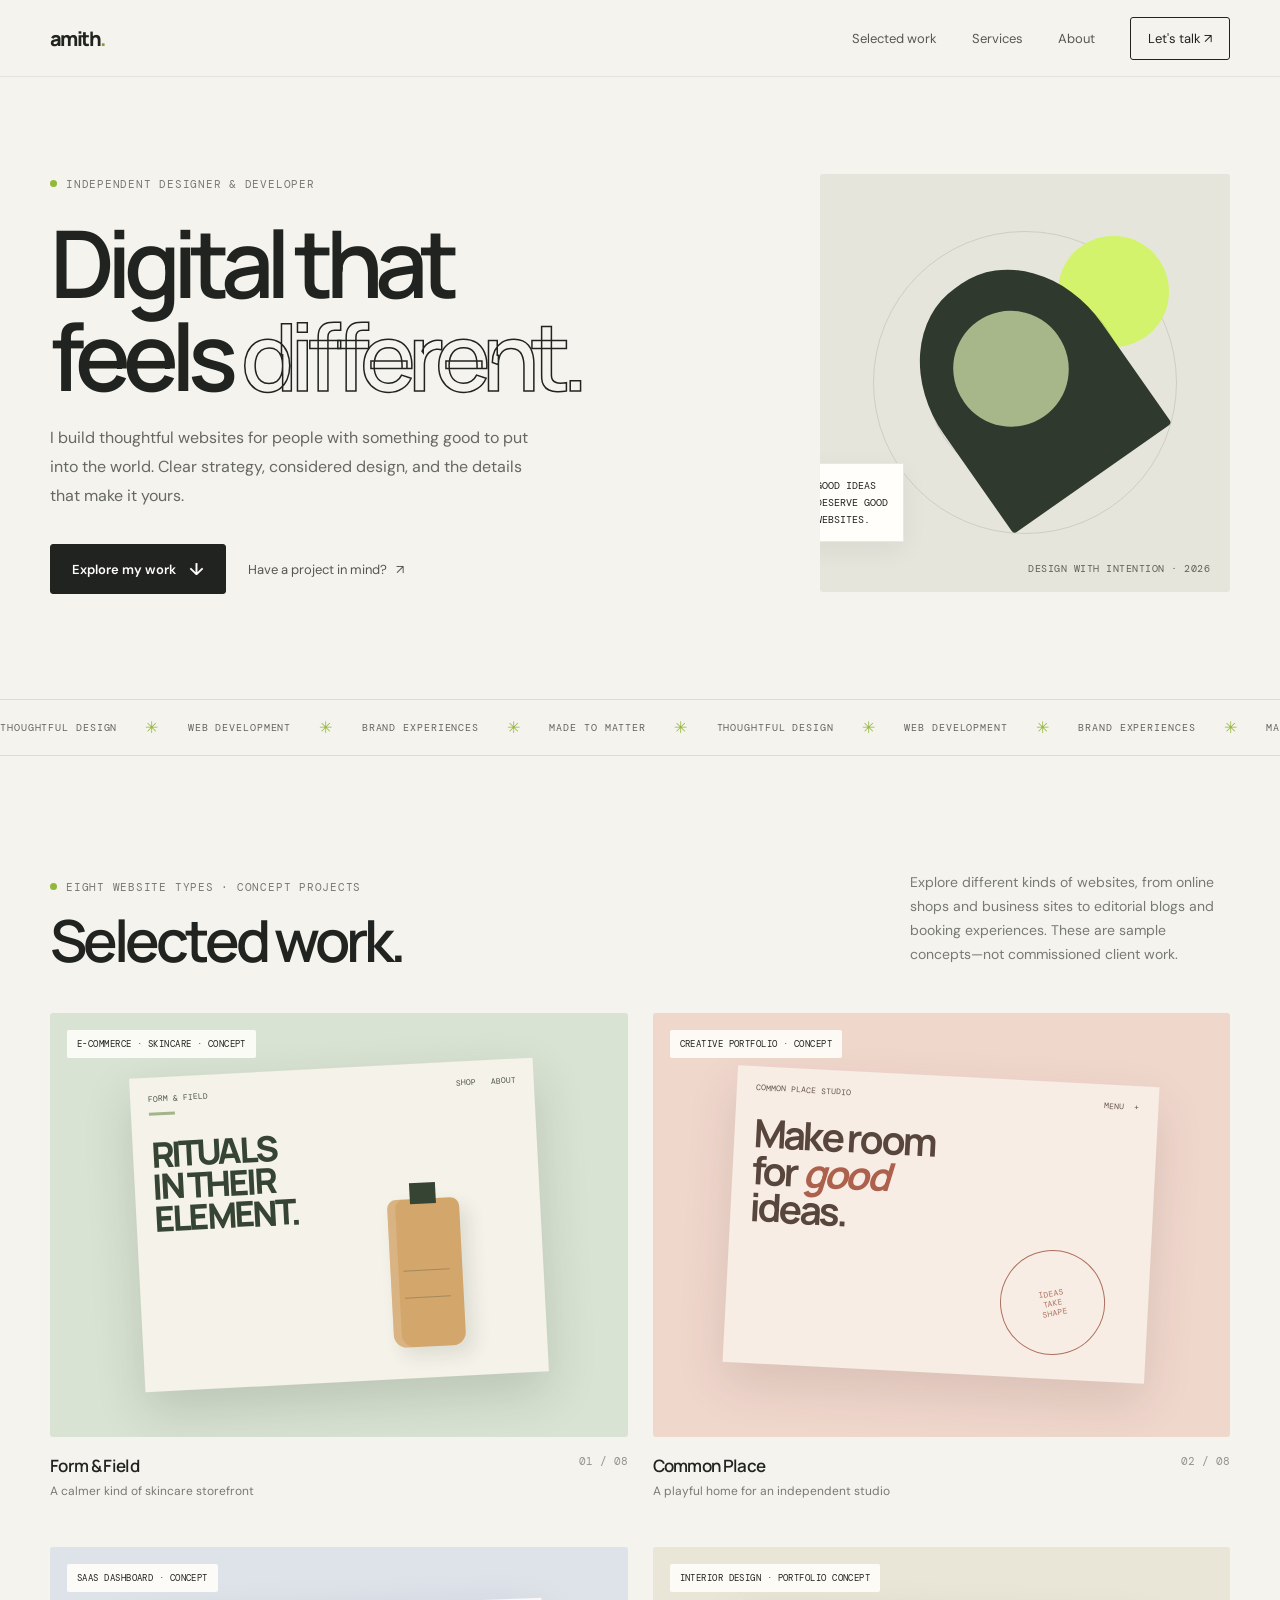
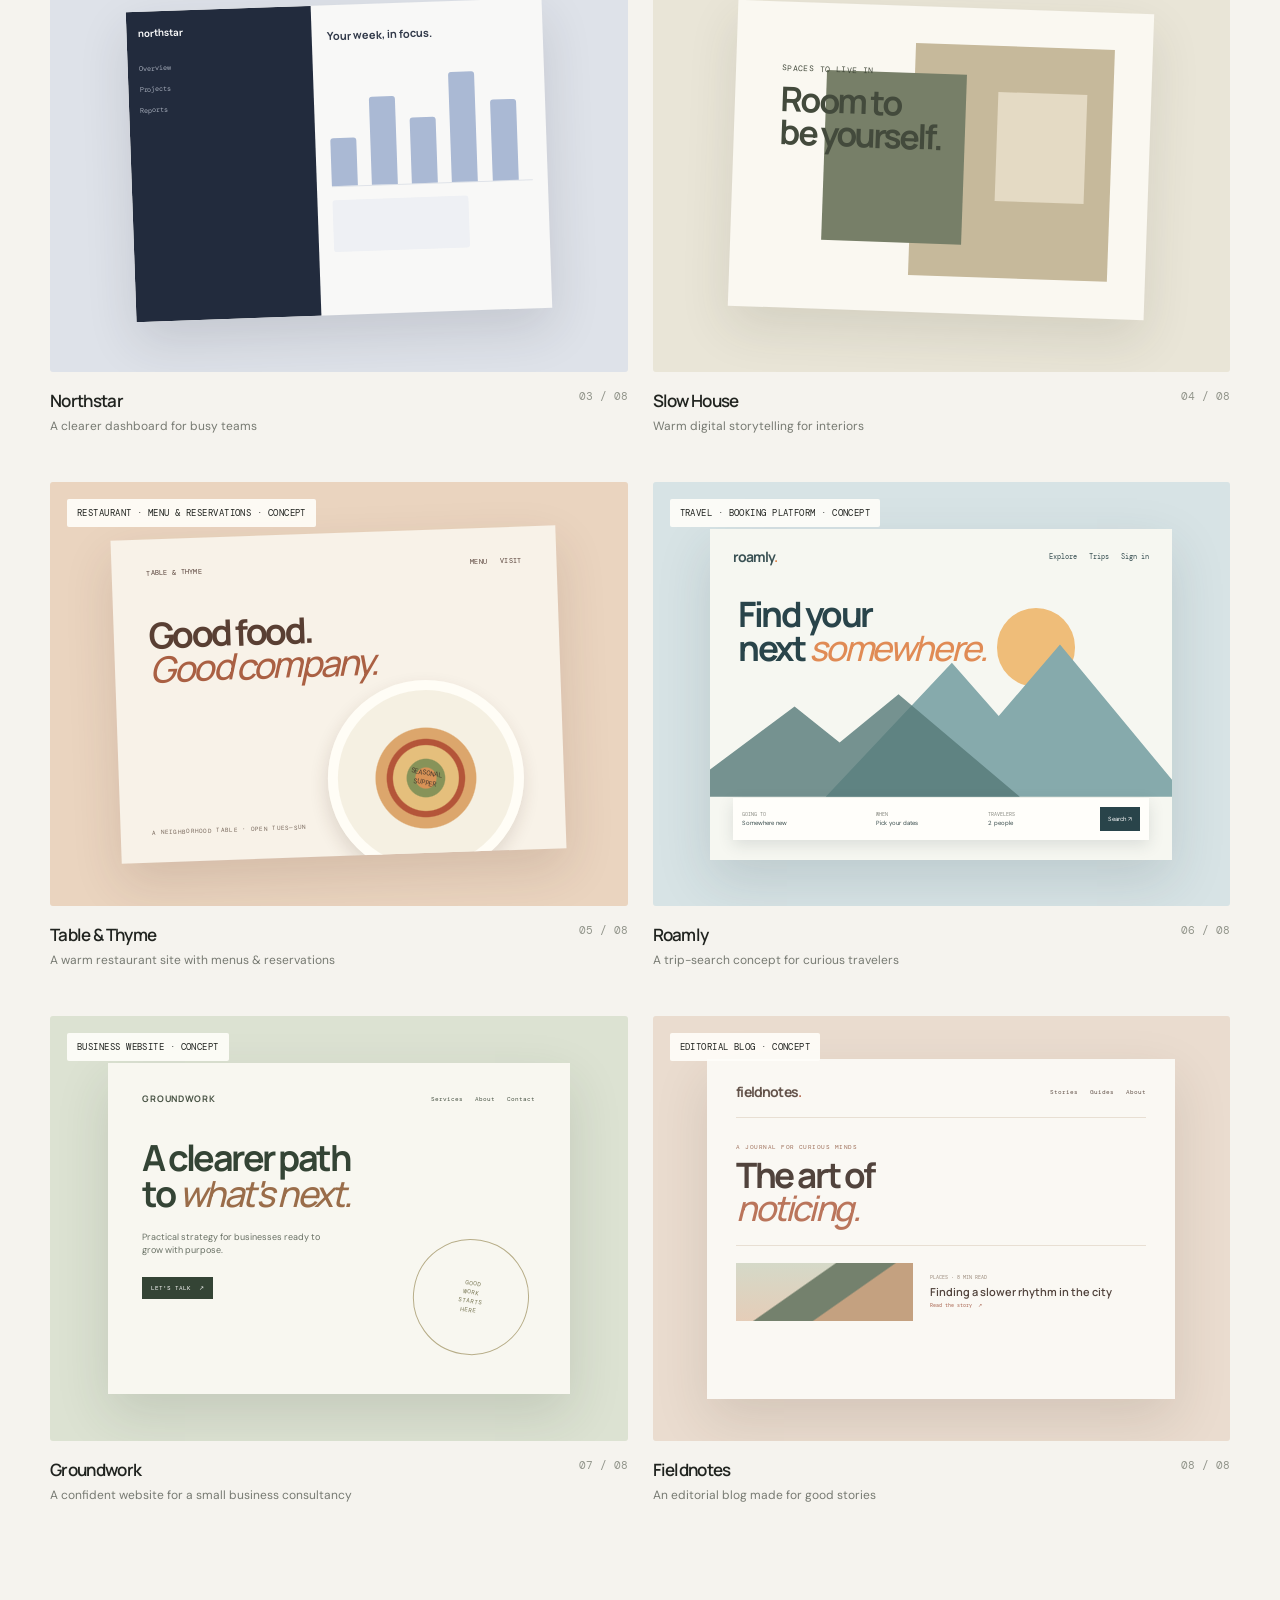
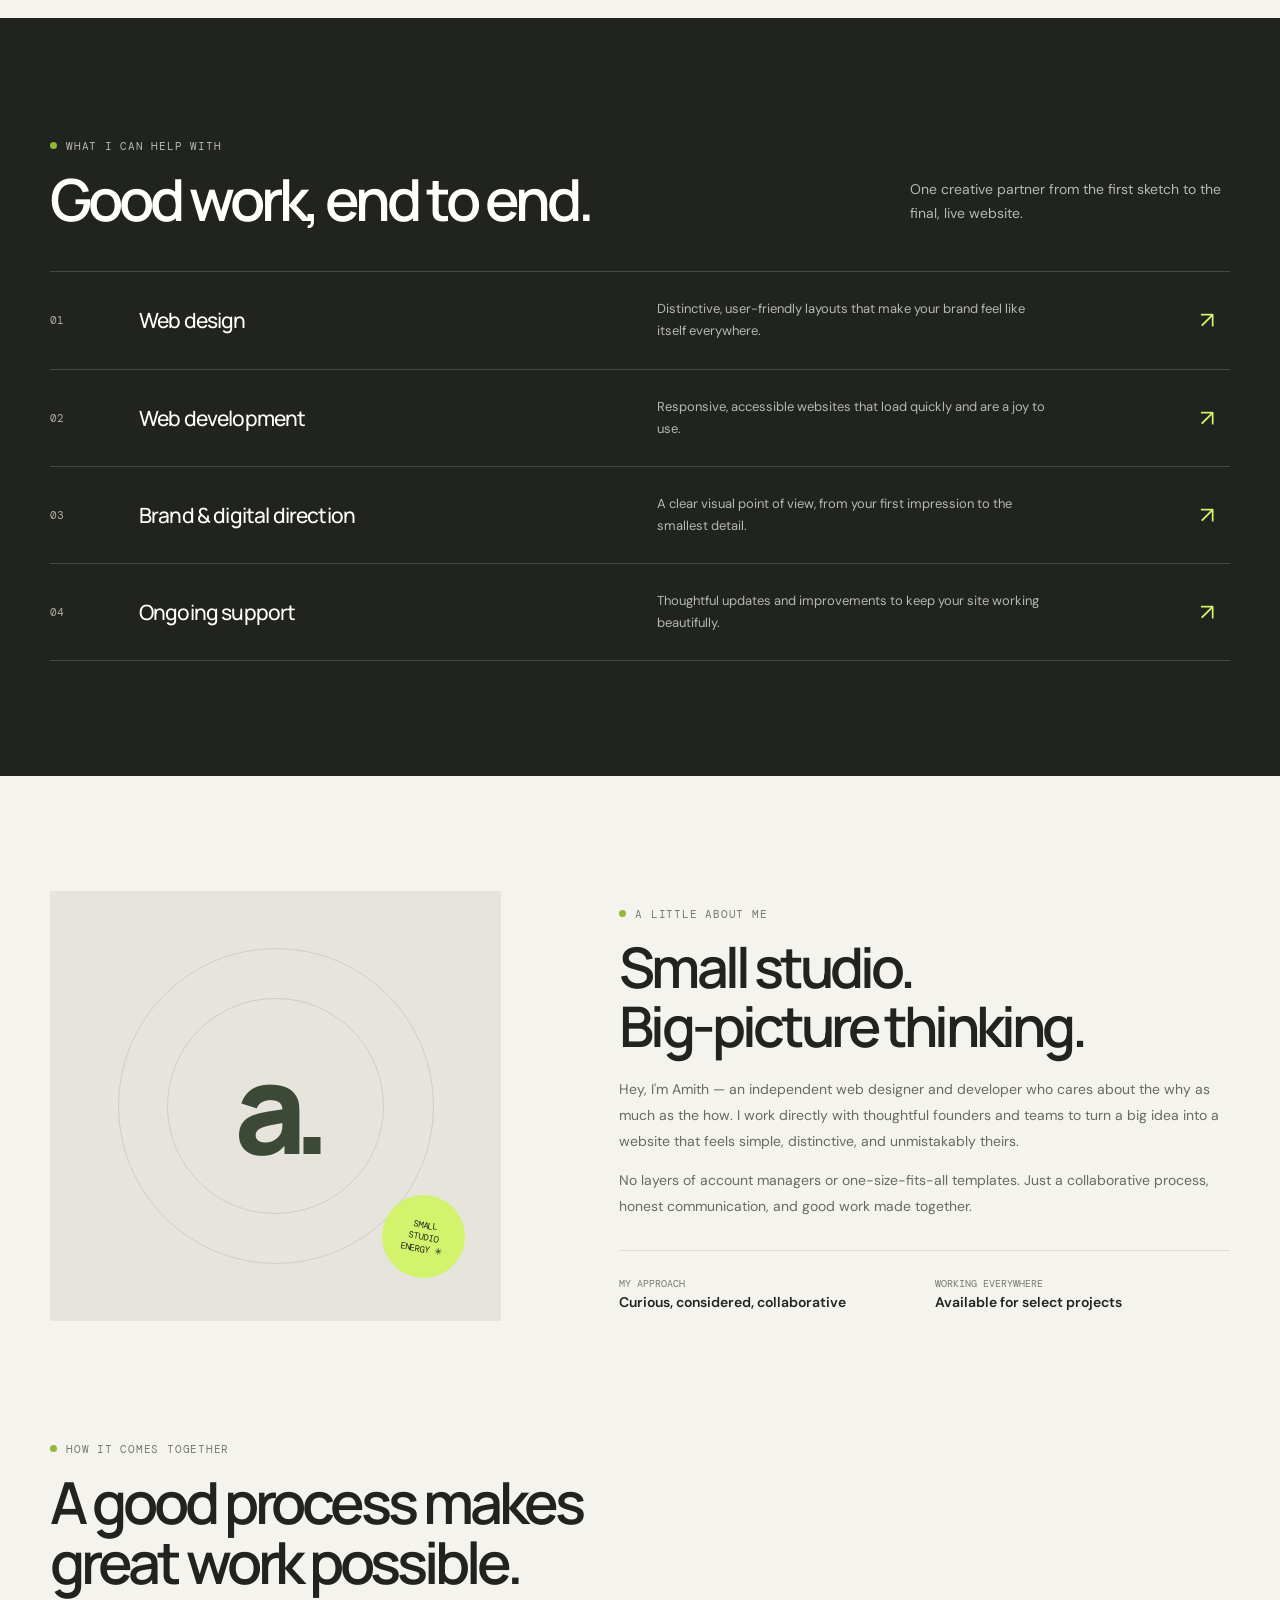
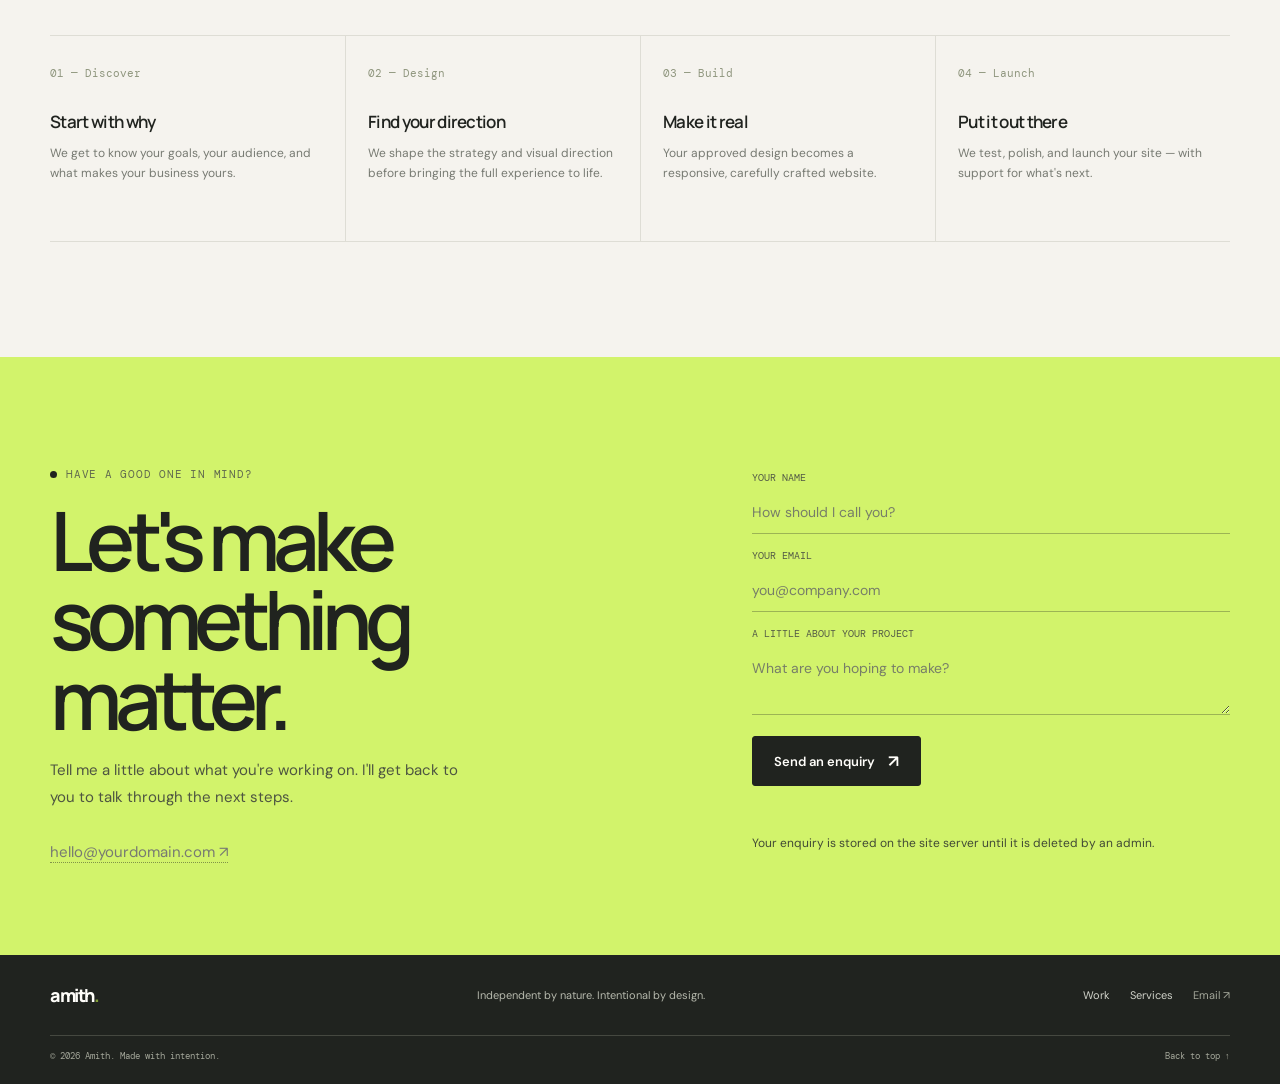
<file: index.html>
<!doctype html>
<html lang="en">
<head>
  <meta charset="utf-8">
  <meta name="viewport" content="width=device-width, initial-scale=1">
  <meta name="theme-color" content="#f5f3ee">
  <meta name="description" content="Amith is an independent web designer and developer creating thoughtful, high-performing websites for ambitious businesses.">
  <title>Amith — Independent Web Designer & Developer</title>
  <meta property="og:type" content="website">
  <meta property="og:title" content="Amith — Independent Web Designer & Developer">
  <meta property="og:description" content="Thoughtful websites for people with something good to put into the world.">
  <meta name="twitter:card" content="summary">
  <link rel="icon" href="assets/favicon.svg" type="image/svg+xml">
  <link rel="manifest" href="site.webmanifest">
  <link rel="preconnect" href="https://fonts.googleapis.com">
  <link rel="preconnect" href="https://fonts.gstatic.com" crossorigin>
  <link href="https://fonts.googleapis.com/css2?family=DM+Mono:wght@400;500&family=DM+Sans:wght@400;500;600;700&family=Manrope:wght@400;500;600;700;800&display=swap" rel="stylesheet">
  <link rel="stylesheet" href="assets/css/site.css">
</head>
<body>
  <a class="skip-link" href="#main-content">Skip to content</a>
  <header class="header">
    <nav class="nav" aria-label="Main navigation">
      <a class="brand" href="#home" aria-label="Amith home">amith<span>.</span></a>
      <button class="menu-toggle" type="button" aria-label="Open navigation menu" aria-expanded="false" aria-controls="nav-links">
        <svg width="20" height="20" viewBox="0 0 20 20" fill="none" aria-hidden="true">
          <path d="M3 6h14M3 10h14M3 14h14" stroke="currentColor" stroke-width="1.5" stroke-linecap="round"/>
        </svg>
      </button>
      <div class="nav-links" id="nav-links">
        <a href="#work">Selected work</a>
        <a href="#services">Services</a>
        <a href="#about">About</a>
        <a class="nav-cta" href="#contact">Let's talk <span aria-hidden="true">↗</span></a>
      </div>
    </nav>
  </header>

  <main id="main-content">
    <section class="hero wrap" id="home">
      <div class="hero-copy">
        <span class="eyebrow">Independent designer & developer</span>
        <h1>Digital that<br>feels <span class="outline">different.</span></h1>
        <p>I build thoughtful websites for people with something good to put into the world. Clear strategy, considered design, and the details that make it yours.</p>
        <div class="hero-actions">
          <a class="button" href="#work">Explore my work <span class="arrow" aria-hidden="true">↓</span></a>
          <a class="text-link" href="#contact">Have a project in mind? <span aria-hidden="true">↗</span></a>
        </div>
      </div>
      <div class="hero-art" aria-label="Abstract green and cream artwork">
        <span class="art-sun"></span>
        <span class="art-shape"></span>
        <span class="hero-note">GOOD IDEAS<br>DESERVE GOOD<br>WEBSITES.</span>
        <span class="art-caption">Design with intention · 2026</span>
      </div>
    </section>

    <div class="ticker" aria-label="Web design, development, and strategy">
      <div class="ticker-inner" aria-hidden="true">
        <div class="ticker-group"><span>Thoughtful design</span><span class="star">✳</span><span>Web development</span><span class="star">✳</span><span>Brand experiences</span><span class="star">✳</span><span>Made to matter</span><span class="star">✳</span></div>
        <div class="ticker-group"><span>Thoughtful design</span><span class="star">✳</span><span>Web development</span><span class="star">✳</span><span>Brand experiences</span><span class="star">✳</span><span>Made to matter</span><span class="star">✳</span></div>
      </div>
    </div>

    <section class="content-section wrap" id="work">
      <div class="section-heading">
        <div><span class="eyebrow">Eight website types · concept projects</span><h2>Selected work<span aria-hidden="true">.</span></h2></div>
        <p>Explore different kinds of websites, from online shops and business sites to editorial blogs and booking experiences. These are sample concepts—not commissioned client work.</p>
      </div>
      <p class="work-status" id="work-status" role="status" aria-live="polite" hidden></p>
      <div class="work-grid">
        <a class="project-card" href="projects/form-and-field.html" data-project-id="form-and-field" data-category="ecommerce" data-reveal aria-label="View the Form & Field e-commerce website concept">
          <div class="project-visual visual-one" role="img" aria-label="Concept website design for a natural skincare brand">
            <span class="project-label">E-commerce · Skincare · Concept</span>
            <div class="mock-window">
              <div class="mock-top"><span>FORM & FIELD</span><span>SHOP&nbsp;&nbsp; ABOUT</span></div>
              <div class="mock-line"></div>
              <div class="mock-title">RITUALS<br>IN THEIR<br>ELEMENT.</div>
              <div class="mock-bottle"></div>
            </div>
          </div>
          <div class="project-meta"><div><h3>Form & Field</h3><p>A calmer kind of skincare storefront</p></div><span class="project-number">01 / 08</span></div>
        </a>
        <a class="project-card" href="projects/common-place.html" data-project-id="common-place" data-category="creative" data-reveal aria-label="View the Common Place creative portfolio website concept">
          <div class="project-visual visual-two" role="img" aria-label="Concept editorial website design for a creative studio">
            <span class="project-label">Creative portfolio · Concept</span>
            <div class="mock-window">
              <div class="mock-top"><span>COMMON PLACE STUDIO</span><span>MENU&nbsp; +</span></div>
              <div class="mock-editorial">Make room<br>for <span>good</span><br>ideas.</div>
              <div class="mock-stamp">IDEAS<br>TAKE<br>SHAPE</div>
            </div>
          </div>
          <div class="project-meta"><div><h3>Common Place</h3><p>A playful home for an independent studio</p></div><span class="project-number">02 / 08</span></div>
        </a>
        <a class="project-card" href="projects/northstar.html" data-project-id="northstar" data-category="saas" data-reveal aria-label="View the Northstar SaaS dashboard concept">
          <div class="project-visual visual-three" role="img" aria-label="Concept analytics dashboard interface design">
            <span class="project-label">SaaS dashboard · Concept</span>
            <div class="mock-window">
              <div class="dashboard-side"><strong>northstar</strong><span>Overview</span><span>Projects</span><span>Reports</span></div>
              <div class="dashboard-main"><b>Your week, in focus.</b><div class="chart"><i></i><i></i><i></i><i></i><i></i></div><div class="metric"></div></div>
            </div>
          </div>
          <div class="project-meta"><div><h3>Northstar</h3><p>A clearer dashboard for busy teams</p></div><span class="project-number">03 / 08</span></div>
        </a>
        <a class="project-card" href="projects/slow-house.html" data-project-id="slow-house" data-category="interiors" data-reveal aria-label="View the Slow House interior design portfolio concept">
          <div class="project-visual visual-four" role="img" aria-label="Concept website design for an interior design practice">
            <span class="project-label">Interior design · Portfolio concept</span>
            <div class="mock-window">
              <div class="interior-block"></div>
              <div class="interior-copy"><small>SPACES TO LIVE IN</small>Room to<br>be yourself.</div>
            </div>
          </div>
          <div class="project-meta"><div><h3>Slow House</h3><p>Warm digital storytelling for interiors</p></div><span class="project-number">04 / 08</span></div>
        </a>
        <a class="project-card" href="projects/table-and-thyme.html" data-project-id="table-and-thyme" data-category="restaurant" data-reveal aria-label="View the Table & Thyme restaurant website concept">
          <div class="project-visual visual-five" role="img" aria-label="Concept restaurant website with a menu preview and illustrated dinner plate">
            <span class="project-label">Restaurant · Menu & reservations · Concept</span>
            <div class="restaurant-window">
              <div class="restaurant-nav"><span>TABLE &amp; THYME</span><span>MENU&nbsp;&nbsp; VISIT</span></div>
              <div class="restaurant-title">Good food.<br><i>Good company.</i></div>
              <div class="restaurant-plate"><span>SEASONAL<br>SUPPER</span></div>
              <div class="restaurant-detail">A NEIGHBORHOOD TABLE · OPEN TUES—SUN</div>
            </div>
          </div>
          <div class="project-meta"><div><h3>Table &amp; Thyme</h3><p>A warm restaurant site with menus &amp; reservations</p></div><span class="project-number">05 / 08</span></div>
        </a>
        <a class="project-card" href="projects/roamly.html" data-project-id="roamly" data-category="booking" data-reveal aria-label="View the Roamly travel booking website concept">
          <div class="project-visual visual-six" role="img" aria-label="Concept travel booking website with trip search form and mountain artwork">
            <span class="project-label">Travel · Booking platform · Concept</span>
            <div class="travel-window">
              <div class="travel-nav"><strong>roamly<span>.</span></strong><span>Explore&nbsp;&nbsp; Trips&nbsp;&nbsp; Sign in</span></div>
              <div class="travel-heading">Find your<br>next <i>somewhere.</i></div>
              <div class="travel-sun"></div><div class="travel-mountain mountain-back"></div><div class="travel-mountain mountain-front"></div>
              <div class="travel-search"><span>GOING TO <b>Somewhere new</b></span><span>WHEN <b>Pick your dates</b></span><span>TRAVELERS <b>2 people</b></span><span class="travel-search-button">Search ↗</span></div>
            </div>
          </div>
          <div class="project-meta"><div><h3>Roamly</h3><p>A trip-search concept for curious travelers</p></div><span class="project-number">06 / 08</span></div>
        </a>
        <a class="project-card" href="projects/groundwork.html" data-project-id="groundwork" data-category="business" data-reveal aria-label="View the Groundwork business website concept">
          <div class="project-visual visual-seven" role="img" aria-label="Concept business website for an independent business consultancy">
            <span class="project-label">Business website · Concept</span>
            <div class="business-window">
              <div class="business-nav"><strong>GROUNDWORK</strong><span>Services&nbsp;&nbsp; About&nbsp;&nbsp; Contact</span></div>
              <div class="business-heading">A clearer path<br>to <i>what's next.</i></div>
              <div class="business-summary">Practical strategy for businesses ready to grow with purpose.</div>
              <div class="business-action">LET'S TALK&nbsp; ↗</div>
              <div class="business-seal">GOOD<br>WORK<br>STARTS<br>HERE</div>
            </div>
          </div>
          <div class="project-meta"><div><h3>Groundwork</h3><p>A confident website for a small business consultancy</p></div><span class="project-number">07 / 08</span></div>
        </a>
        <a class="project-card" href="projects/fieldnotes.html" data-project-id="fieldnotes" data-category="blog" data-reveal aria-label="View the Fieldnotes editorial blog concept">
          <div class="project-visual visual-eight" role="img" aria-label="Concept editorial blog with a featured story and article list">
            <span class="project-label">Editorial blog · Concept</span>
            <div class="blog-window">
              <div class="blog-nav"><strong>fieldnotes<span>.</span></strong><span>Stories&nbsp;&nbsp; Guides&nbsp;&nbsp; About</span></div>
              <div class="blog-kicker">A JOURNAL FOR CURIOUS MINDS</div>
              <div class="blog-heading">The art of<br><i>noticing.</i></div>
              <div class="blog-feature"><div class="blog-feature-image"></div><div><small>PLACES · 8 MIN READ</small><b>Finding a slower rhythm in the city</b><span>Read the story&nbsp; ↗</span></div></div>
            </div>
          </div>
          <div class="project-meta"><div><h3>Fieldnotes</h3><p>An editorial blog made for good stories</p></div><span class="project-number">08 / 08</span></div>
        </a>
      </div>
    </section>

    <section class="content-section services" id="services">
      <div class="wrap">
        <div class="section-heading">
          <div><span class="eyebrow">What I can help with</span><h2>Good work, end to end.</h2></div>
          <p>One creative partner from the first sketch to the final, live website.</p>
        </div>
        <div class="service-list">
          <article class="service-row"><span class="service-index">01</span><h3>Web design</h3><p>Distinctive, user-friendly layouts that make your brand feel like itself everywhere.</p><span class="service-plus" aria-hidden="true">↗</span></article>
          <article class="service-row"><span class="service-index">02</span><h3>Web development</h3><p>Responsive, accessible websites that load quickly and are a joy to use.</p><span class="service-plus" aria-hidden="true">↗</span></article>
          <article class="service-row"><span class="service-index">03</span><h3>Brand & digital direction</h3><p>A clear visual point of view, from your first impression to the smallest detail.</p><span class="service-plus" aria-hidden="true">↗</span></article>
          <article class="service-row"><span class="service-index">04</span><h3>Ongoing support</h3><p>Thoughtful updates and improvements to keep your site working beautifully.</p><span class="service-plus" aria-hidden="true">↗</span></article>
        </div>
      </div>
    </section>

    <section class="content-section wrap" id="about">
      <div class="about-grid">
        <div class="about-card" data-reveal aria-label="Amith's monogram on an abstract background">
          <span class="about-initials">a.</span>
          <span class="about-sticker">SMALL<br>STUDIO<br>ENERGY ✳</span>
        </div>
        <div class="about-copy">
          <span class="eyebrow">A little about me</span>
          <h2>Small studio.<br>Big-picture thinking.</h2>
          <p>Hey, I'm Amith — an independent web designer and developer who cares about the why as much as the how. I work directly with thoughtful founders and teams to turn a big idea into a website that feels simple, distinctive, and unmistakably theirs.</p>
          <p>No layers of account managers or one-size-fits-all templates. Just a collaborative process, honest communication, and good work made together.</p>
          <div class="about-facts">
            <div>My approach<strong>Curious, considered, collaborative</strong></div>
            <div>Working everywhere<strong>Available for select projects</strong></div>
          </div>
        </div>
      </div>
    </section>

    <section class="content-section process-section wrap" aria-labelledby="process-title">
      <div class="section-heading">
        <div><span class="eyebrow">How it comes together</span><h2 id="process-title">A good process makes<br>great work possible.</h2></div>
      </div>
      <div class="process-grid">
        <article class="process-card"><span>01 — Discover</span><h3>Start with why</h3><p>We get to know your goals, your audience, and what makes your business yours.</p></article>
        <article class="process-card"><span>02 — Design</span><h3>Find your direction</h3><p>We shape the strategy and visual direction before bringing the full experience to life.</p></article>
        <article class="process-card"><span>03 — Build</span><h3>Make it real</h3><p>Your approved design becomes a responsive, carefully crafted website.</p></article>
        <article class="process-card"><span>04 — Launch</span><h3>Put it out there</h3><p>We test, polish, and launch your site — with support for what's next.</p></article>
      </div>
    </section>

    <section class="content-section contact-section" id="contact">
      <div class="wrap contact-grid">
        <div class="contact-copy">
          <span class="eyebrow">Have a good one in mind?</span>
          <h2>Let's make<br>something matter.</h2>
          <p>Tell me a little about what you're working on. I'll get back to you to talk through the next steps.</p>
          <a class="contact-email" data-contact-link href="mailto:hello@yourdomain.com">hello@yourdomain.com <span aria-hidden="true">↗</span></a>
        </div>
        <form class="contact-form" id="contact-form" novalidate>
          <label>Your name<input name="name" autocomplete="name" maxlength="100" placeholder="How should I call you?" required></label>
          <label>Your email<input name="email" type="email" autocomplete="email" maxlength="254" placeholder="you@company.com" required></label>
          <label>A little about your project<textarea name="message" maxlength="10000" autocomplete="off" spellcheck="false" placeholder="What are you hoping to make?" required></textarea></label>
          <button class="button" type="submit">Send an enquiry <span class="arrow" aria-hidden="true">↗</span></button>
          <p class="form-note" id="contact-status" aria-live="polite"></p>
          <p class="form-note">Your enquiry is stored on the site server until it is deleted by an admin.</p>
        </form>
      </div>
    </section>
  </main>

  <footer class="footer">
    <div class="wrap">
      <div class="footer-top">
        <a class="brand" href="#home">amith<span>.</span></a>
        <span class="footer-note">Independent by nature. Intentional by design.</span>
        <div class="footer-links"><a href="#work">Work</a><a href="#services">Services</a><a data-contact-link href="mailto:hello@yourdomain.com">Email ↗</a></div>
      </div>
      <div class="footer-bottom"><span>© <span id="year"></span> Amith. Made with intention.</span><a href="#home">Back to top ↑</a></div>
    </div>
  </footer>

  <dialog class="admin-dialog" id="admin-dialog" aria-labelledby="admin-title">
    <div class="admin-shell">
      <header class="admin-header">
        <div><span class="eyebrow">Private access</span><h2 id="admin-title">Admin dashboard</h2></div>
        <div class="admin-header-actions"><button class="admin-button admin-button-quiet" id="admin-logout" type="button" hidden>Sign out</button><button class="admin-close" id="admin-close" type="button" aria-label="Close admin dashboard">×</button></div>
      </header>
      <p class="admin-status" id="admin-status" role="status" aria-live="polite"></p>
      <div id="admin-content" hidden>
        <section class="admin-section" aria-labelledby="admin-inquiries-title">
          <div class="admin-section-heading"><div><span class="eyebrow">Customer messages</span><h3 id="admin-inquiries-title">Enquiries</h3></div><button class="admin-button admin-button-quiet" id="admin-refresh" type="button">Refresh</button></div>
          <div class="admin-inquiries" id="admin-inquiries"><p class="admin-empty">Enquiries saved on the server will appear here.</p></div>
        </section>
        <section class="admin-section" aria-labelledby="admin-projects-title">
          <div class="admin-section-heading"><div><span class="eyebrow">Portfolio content</span><h3 id="admin-projects-title">Selected work tiles</h3></div><button class="admin-button" id="admin-add-project" type="button">Add a tile</button></div>
          <div class="admin-project-list" id="admin-project-list"></div>
          <form class="admin-project-form" id="admin-project-form" hidden>
            <h4 id="admin-project-form-title">Add a work tile</h4>
            <input name="id" type="hidden">
            <label>Project title<input name="title" maxlength="60" required></label>
            <label>Short description<input name="summary" maxlength="140" required></label>
            <label>Tile label<input name="label" maxlength="70" placeholder="Business website · Concept" required></label>
            <label>Website type
              <select name="category" required>
                <option value="ecommerce">E-commerce</option><option value="creative">Creative portfolio</option><option value="saas">SaaS dashboard</option><option value="interiors">Interior design</option><option value="restaurant">Restaurant</option><option value="booking">Travel booking</option><option value="business">Business website</option><option value="blog">Blog</option>
              </select>
            </label>
            <label>Case-study page path<input name="pagePath" placeholder="projects/form-and-field.html" pattern="projects/[a-z0-9]+(-[a-z0-9]+)*\.html" required><span class="admin-help">Use a case-study page that already exists in the projects folder.</span></label>
            <label>Tile artwork style
              <select name="visual" required>
                <option value="1">Skincare — sage</option><option value="2">Creative studio — blush</option><option value="3">Dashboard — slate</option><option value="4">Interiors — stone</option><option value="5">Restaurant — terracotta</option><option value="6">Travel — coastal</option><option value="7">Business — olive</option><option value="8">Editorial — warm paper</option>
              </select>
            </label>
            <div class="admin-form-actions"><button class="admin-button" type="submit">Save tile</button><button class="admin-button admin-button-quiet" id="admin-cancel-project" type="button">Cancel</button></div>
          </form>
        </section>
      </div>
    </div>
  </dialog>

  <script src="assets/js/config.js" defer></script>
  <script src="assets/js/site.js" defer></script>
  <script src="assets/js/portfolio.js?v=3" defer></script>
  <script src="assets/js/admin.js?v=8" defer></script>
</body>
</html>
</file>
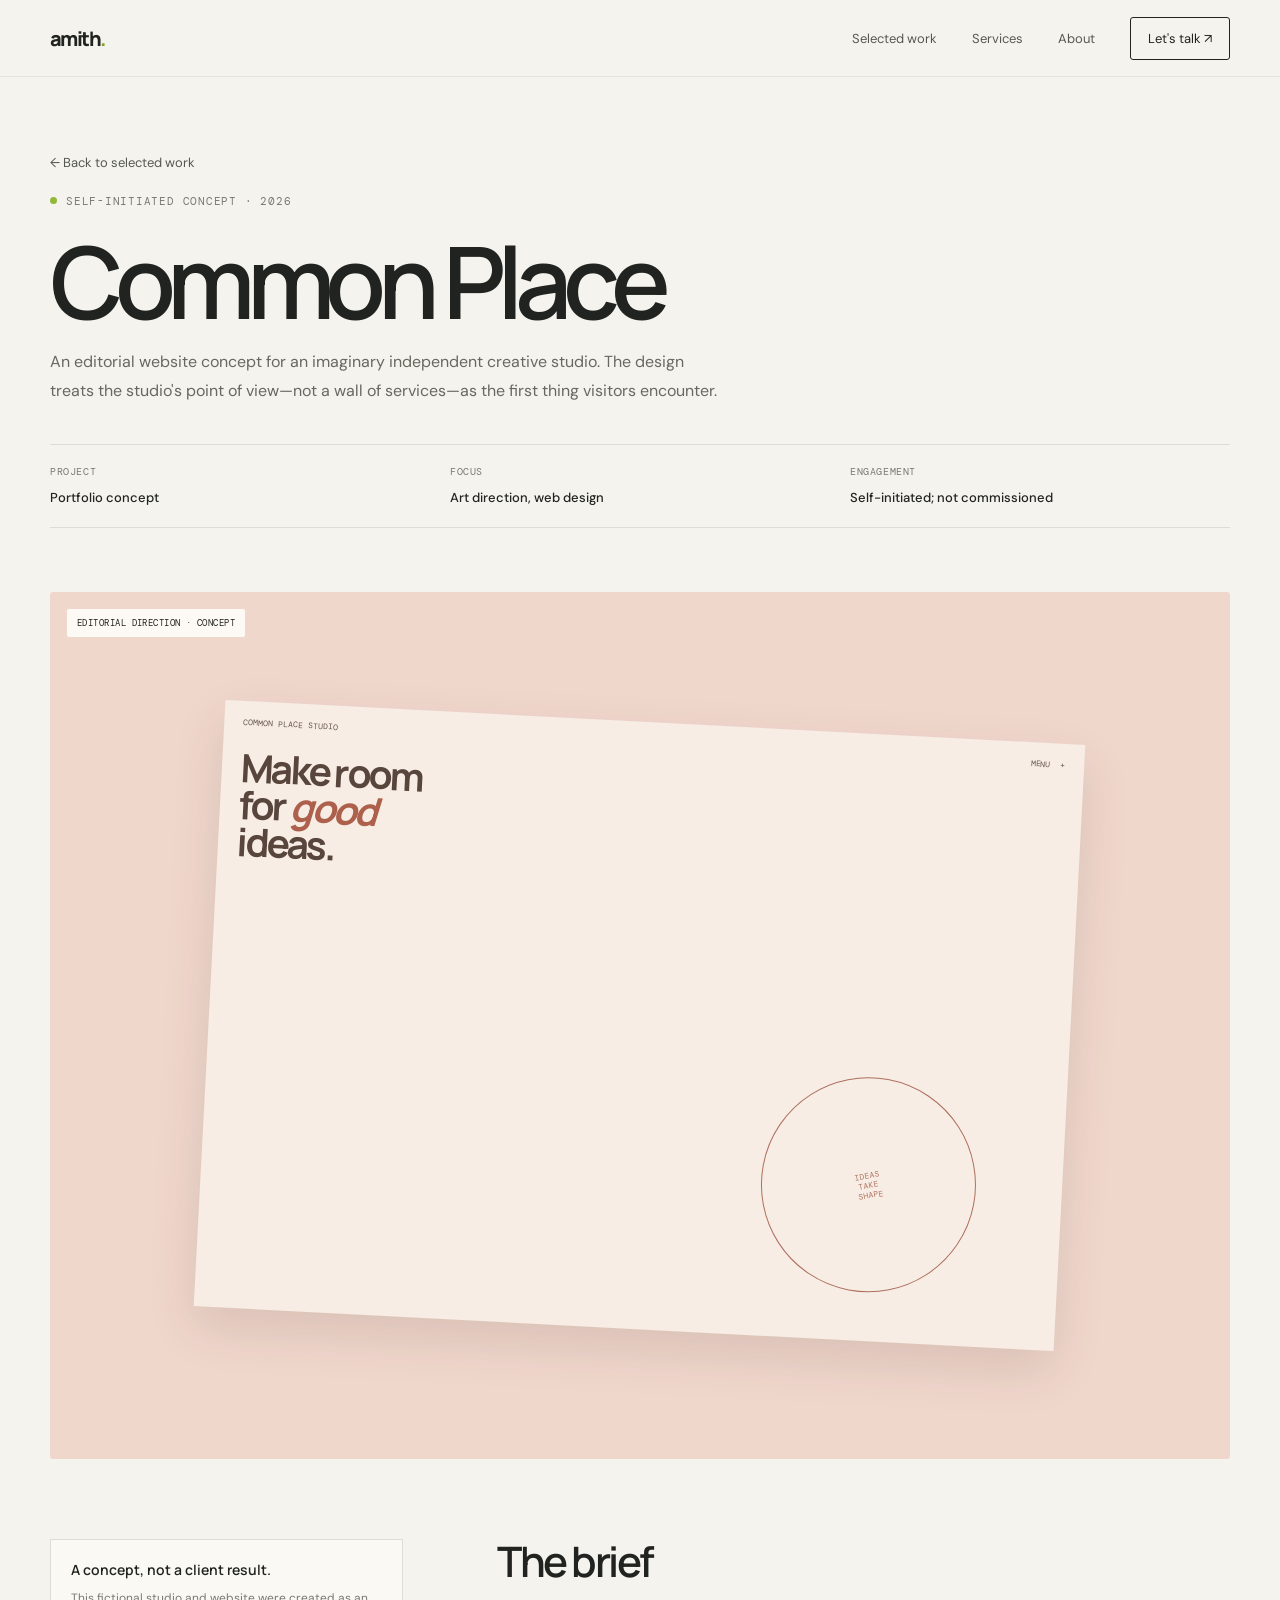
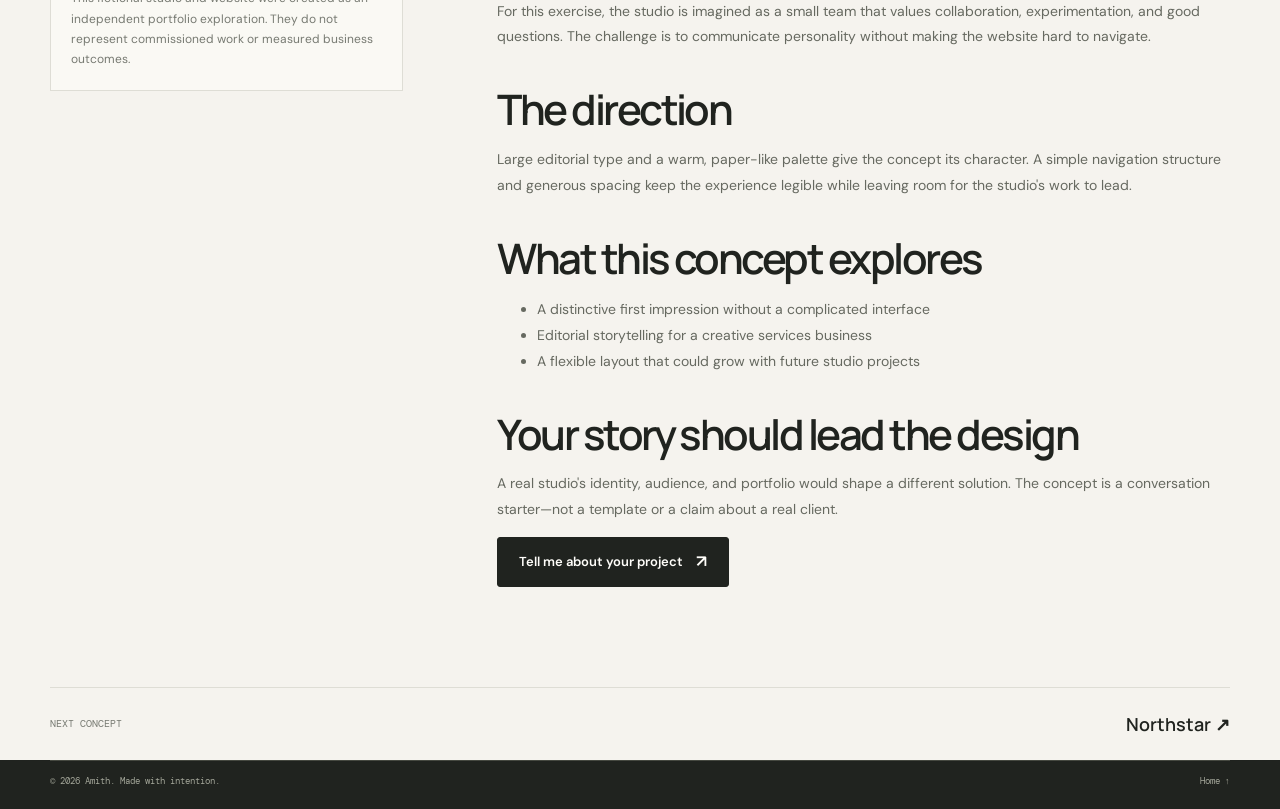
<file: projects/common-place.html>
<!doctype html>
<html lang="en">
<head>
  <meta charset="utf-8">
  <meta name="viewport" content="width=device-width, initial-scale=1">
  <meta name="theme-color" content="#f5f3ee">
  <meta name="description" content="A self-initiated editorial website concept for an imaginary independent creative studio.">
  <meta property="og:type" content="article">
  <meta property="og:title" content="Common Place — Concept case study">
  <meta property="og:description" content="An editorial web direction for an independent creative studio.">
  <title>Common Place — Concept case study | Amith</title>
  <link rel="icon" href="../assets/favicon.svg" type="image/svg+xml">
  <link rel="preconnect" href="https://fonts.googleapis.com">
  <link rel="preconnect" href="https://fonts.gstatic.com" crossorigin>
  <link href="https://fonts.googleapis.com/css2?family=DM+Mono:wght@400;500&family=DM+Sans:wght@400;500;600;700&family=Manrope:wght@400;500;600;700;800&display=swap" rel="stylesheet">
  <link rel="stylesheet" href="../assets/css/site.css">
</head>
<body>
  <a class="skip-link" href="#main-content">Skip to content</a>
  <header class="header"><nav class="nav" aria-label="Main navigation">
    <a class="brand" href="../index.html" aria-label="Amith home">amith<span>.</span></a>
    <button class="menu-toggle" type="button" aria-label="Open navigation menu" aria-expanded="false" aria-controls="nav-links"><svg width="20" height="20" viewBox="0 0 20 20" fill="none" aria-hidden="true"><path d="M3 6h14M3 10h14M3 14h14" stroke="currentColor" stroke-width="1.5" stroke-linecap="round"/></svg></button>
    <div class="nav-links" id="nav-links"><a href="../index.html#work">Selected work</a><a href="../index.html#services">Services</a><a href="../index.html#about">About</a><a class="nav-cta" href="../index.html#contact">Let's talk <span aria-hidden="true">↗</span></a></div>
  </nav></header>
  <main id="main-content">
    <section class="case-hero wrap">
      <a class="text-link" href="../index.html#work">← Back to selected work</a>
      <p><span class="eyebrow">Self-initiated concept · 2026</span></p>
      <h1>Common Place</h1>
      <p class="case-intro">An editorial website concept for an imaginary independent creative studio. The design treats the studio's point of view—not a wall of services—as the first thing visitors encounter.</p>
      <div class="case-meta"><div><span>Project</span><strong>Portfolio concept</strong></div><div><span>Focus</span><strong>Art direction, web design</strong></div><div><span>Engagement</span><strong>Self-initiated; not commissioned</strong></div></div>
    </section>
    <section class="case-art wrap" aria-label="Common Place concept artwork">
      <div class="project-visual visual-two" role="img" aria-label="An imagined creative studio website with expressive editorial typography">
        <span class="project-label">Editorial direction · Concept</span>
        <div class="mock-window"><div class="mock-top"><span>COMMON PLACE STUDIO</span><span>MENU&nbsp; +</span></div><div class="mock-editorial">Make room<br>for <span>good</span><br>ideas.</div><div class="mock-stamp">IDEAS<br>TAKE<br>SHAPE</div></div>
      </div>
    </section>
    <section class="case-body wrap">
      <aside class="case-aside"><strong>A concept, not a client result.</strong><p>This fictional studio and website were created as an independent portfolio exploration. They do not represent commissioned work or measured business outcomes.</p></aside>
      <div class="case-copy">
        <h2>The brief</h2>
        <p>For this exercise, the studio is imagined as a small team that values collaboration, experimentation, and good questions. The challenge is to communicate personality without making the website hard to navigate.</p>
        <h2>The direction</h2>
        <p>Large editorial type and a warm, paper-like palette give the concept its character. A simple navigation structure and generous spacing keep the experience legible while leaving room for the studio's work to lead.</p>
        <h2>What this concept explores</h2>
        <ul><li>A distinctive first impression without a complicated interface</li><li>Editorial storytelling for a creative services business</li><li>A flexible layout that could grow with future studio projects</li></ul>
        <h2>Your story should lead the design</h2>
        <p>A real studio's identity, audience, and portfolio would shape a different solution. The concept is a conversation starter—not a template or a claim about a real client.</p>
        <a class="button" href="../index.html#contact">Tell me about your project <span class="arrow" aria-hidden="true">↗</span></a>
      </div>
    </section>
    <div class="case-next wrap"><span>Next concept</span><a href="northstar.html">Northstar ↗</a></div>
  </main>
  <footer class="footer"><div class="wrap footer-bottom"><span>© <span id="year"></span> Amith. Made with intention.</span><a href="../index.html">Home ↑</a></div></footer>
  <script src="../assets/js/config.js" defer></script><script src="../assets/js/site.js" defer></script>
</body>
</html>
</file>
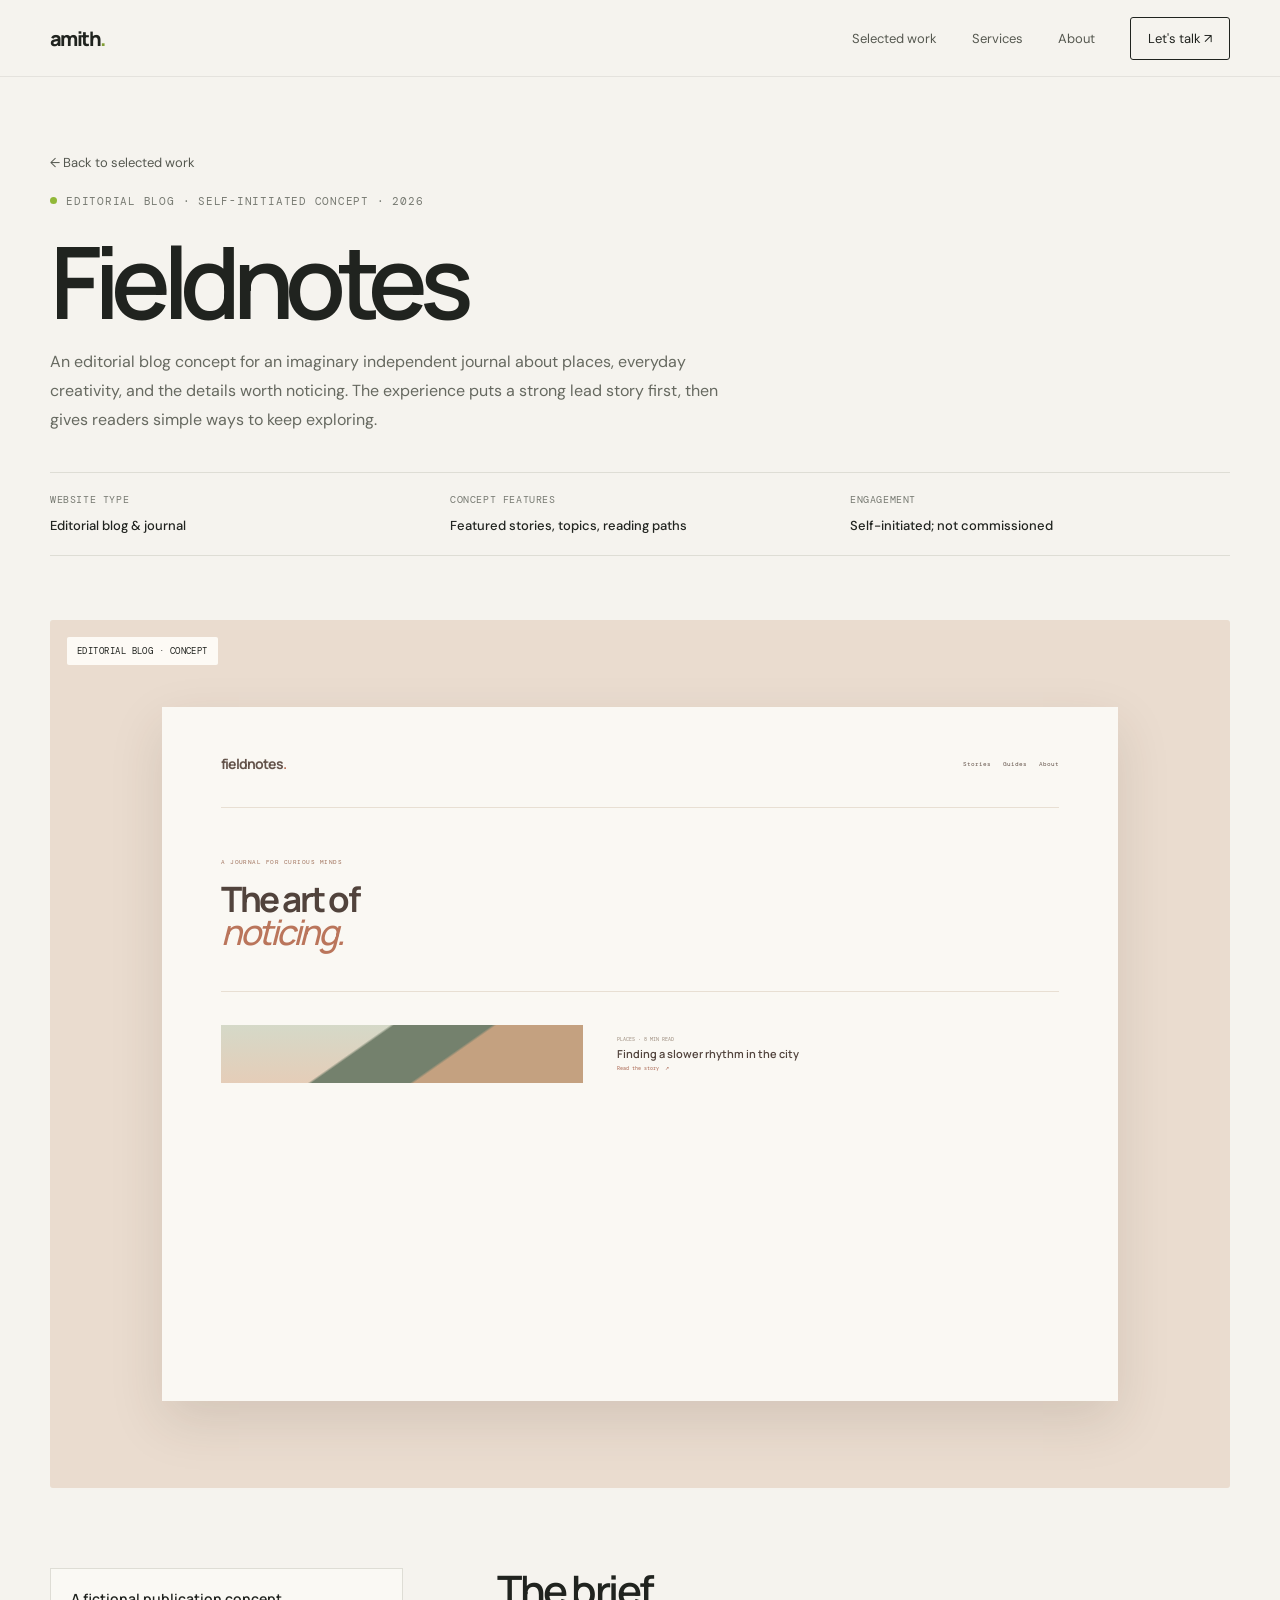
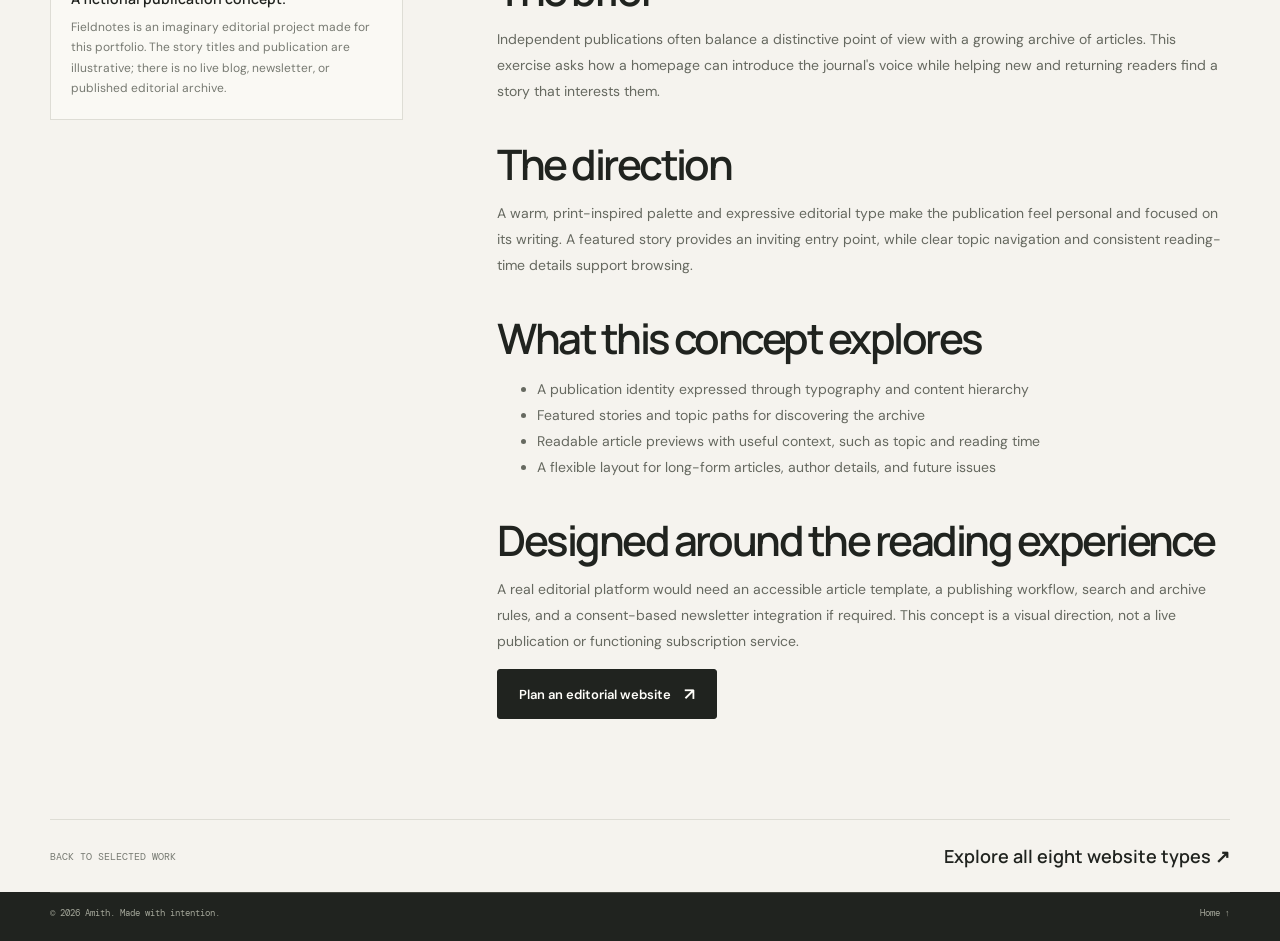
<file: projects/fieldnotes.html>
<!doctype html>
<html lang="en">
<head>
  <meta charset="utf-8">
  <meta name="viewport" content="width=device-width, initial-scale=1">
  <meta name="theme-color" content="#f5f3ee">
  <meta name="description" content="A self-initiated editorial blog concept exploring a distinctive journal homepage, readable story previews, and clear content discovery.">
  <meta property="og:type" content="article">
  <meta property="og:title" content="Fieldnotes — Editorial blog concept">
  <meta property="og:description" content="A thoughtful editorial blog concept designed to make good stories easy to find and enjoy.">
  <title>Fieldnotes — Editorial blog concept | Amith</title>
  <link rel="icon" href="../assets/favicon.svg" type="image/svg+xml">
  <link rel="preconnect" href="https://fonts.googleapis.com">
  <link rel="preconnect" href="https://fonts.gstatic.com" crossorigin>
  <link href="https://fonts.googleapis.com/css2?family=DM+Mono:wght@400;500&family=DM+Sans:wght@400;500;600;700&family=Manrope:wght@400;500;600;700;800&display=swap" rel="stylesheet">
  <link rel="stylesheet" href="../assets/css/site.css">
</head>
<body>
  <a class="skip-link" href="#main-content">Skip to content</a>
  <header class="header"><nav class="nav" aria-label="Main navigation">
    <a class="brand" href="../index.html" aria-label="Amith home">amith<span>.</span></a>
    <button class="menu-toggle" type="button" aria-label="Open navigation menu" aria-expanded="false" aria-controls="nav-links"><svg width="20" height="20" viewBox="0 0 20 20" fill="none" aria-hidden="true"><path d="M3 6h14M3 10h14M3 14h14" stroke="currentColor" stroke-width="1.5" stroke-linecap="round"/></svg></button>
    <div class="nav-links" id="nav-links"><a href="../index.html#work">Selected work</a><a href="../index.html#services">Services</a><a href="../index.html#about">About</a><a class="nav-cta" href="../index.html#contact">Let's talk <span aria-hidden="true">↗</span></a></div>
  </nav></header>
  <main id="main-content">
    <section class="case-hero wrap">
      <a class="text-link" href="../index.html#work">← Back to selected work</a>
      <p><span class="eyebrow">Editorial blog · Self-initiated concept · 2026</span></p>
      <h1>Fieldnotes</h1>
      <p class="case-intro">An editorial blog concept for an imaginary independent journal about places, everyday creativity, and the details worth noticing. The experience puts a strong lead story first, then gives readers simple ways to keep exploring.</p>
      <div class="case-meta"><div><span>Website type</span><strong>Editorial blog &amp; journal</strong></div><div><span>Concept features</span><strong>Featured stories, topics, reading paths</strong></div><div><span>Engagement</span><strong>Self-initiated; not commissioned</strong></div></div>
    </section>
    <section class="case-art wrap" aria-label="Fieldnotes editorial blog concept artwork">
      <div class="project-visual visual-eight" role="img" aria-label="An imagined editorial blog with a journal masthead, featured article, and story navigation">
        <span class="project-label">Editorial blog · Concept</span>
        <div class="blog-window">
          <div class="blog-nav"><strong>fieldnotes<span>.</span></strong><span>Stories&nbsp;&nbsp; Guides&nbsp;&nbsp; About</span></div>
          <div class="blog-kicker">A JOURNAL FOR CURIOUS MINDS</div>
          <div class="blog-heading">The art of<br><i>noticing.</i></div>
          <div class="blog-feature"><div class="blog-feature-image"></div><div><small>PLACES · 8 MIN READ</small><b>Finding a slower rhythm in the city</b><span>Read the story&nbsp; ↗</span></div></div>
        </div>
      </div>
    </section>
    <section class="case-body wrap">
      <aside class="case-aside"><strong>A fictional publication concept.</strong><p>Fieldnotes is an imaginary editorial project made for this portfolio. The story titles and publication are illustrative; there is no live blog, newsletter, or published editorial archive.</p></aside>
      <div class="case-copy">
        <h2>The brief</h2>
        <p>Independent publications often balance a distinctive point of view with a growing archive of articles. This exercise asks how a homepage can introduce the journal's voice while helping new and returning readers find a story that interests them.</p>
        <h2>The direction</h2>
        <p>A warm, print-inspired palette and expressive editorial type make the publication feel personal and focused on its writing. A featured story provides an inviting entry point, while clear topic navigation and consistent reading-time details support browsing.</p>
        <h2>What this concept explores</h2>
        <ul><li>A publication identity expressed through typography and content hierarchy</li><li>Featured stories and topic paths for discovering the archive</li><li>Readable article previews with useful context, such as topic and reading time</li><li>A flexible layout for long-form articles, author details, and future issues</li></ul>
        <h2>Designed around the reading experience</h2>
        <p>A real editorial platform would need an accessible article template, a publishing workflow, search and archive rules, and a consent-based newsletter integration if required. This concept is a visual direction, not a live publication or functioning subscription service.</p>
        <a class="button" href="../index.html#contact">Plan an editorial website <span class="arrow" aria-hidden="true">↗</span></a>
      </div>
    </section>
    <div class="case-next wrap"><span>Back to selected work</span><a href="../index.html#work">Explore all eight website types ↗</a></div>
  </main>
  <footer class="footer"><div class="wrap footer-bottom"><span>© <span id="year"></span> Amith. Made with intention.</span><a href="../index.html">Home ↑</a></div></footer>
  <script src="../assets/js/config.js" defer></script><script src="../assets/js/site.js" defer></script>
</body>
</html>
</file>
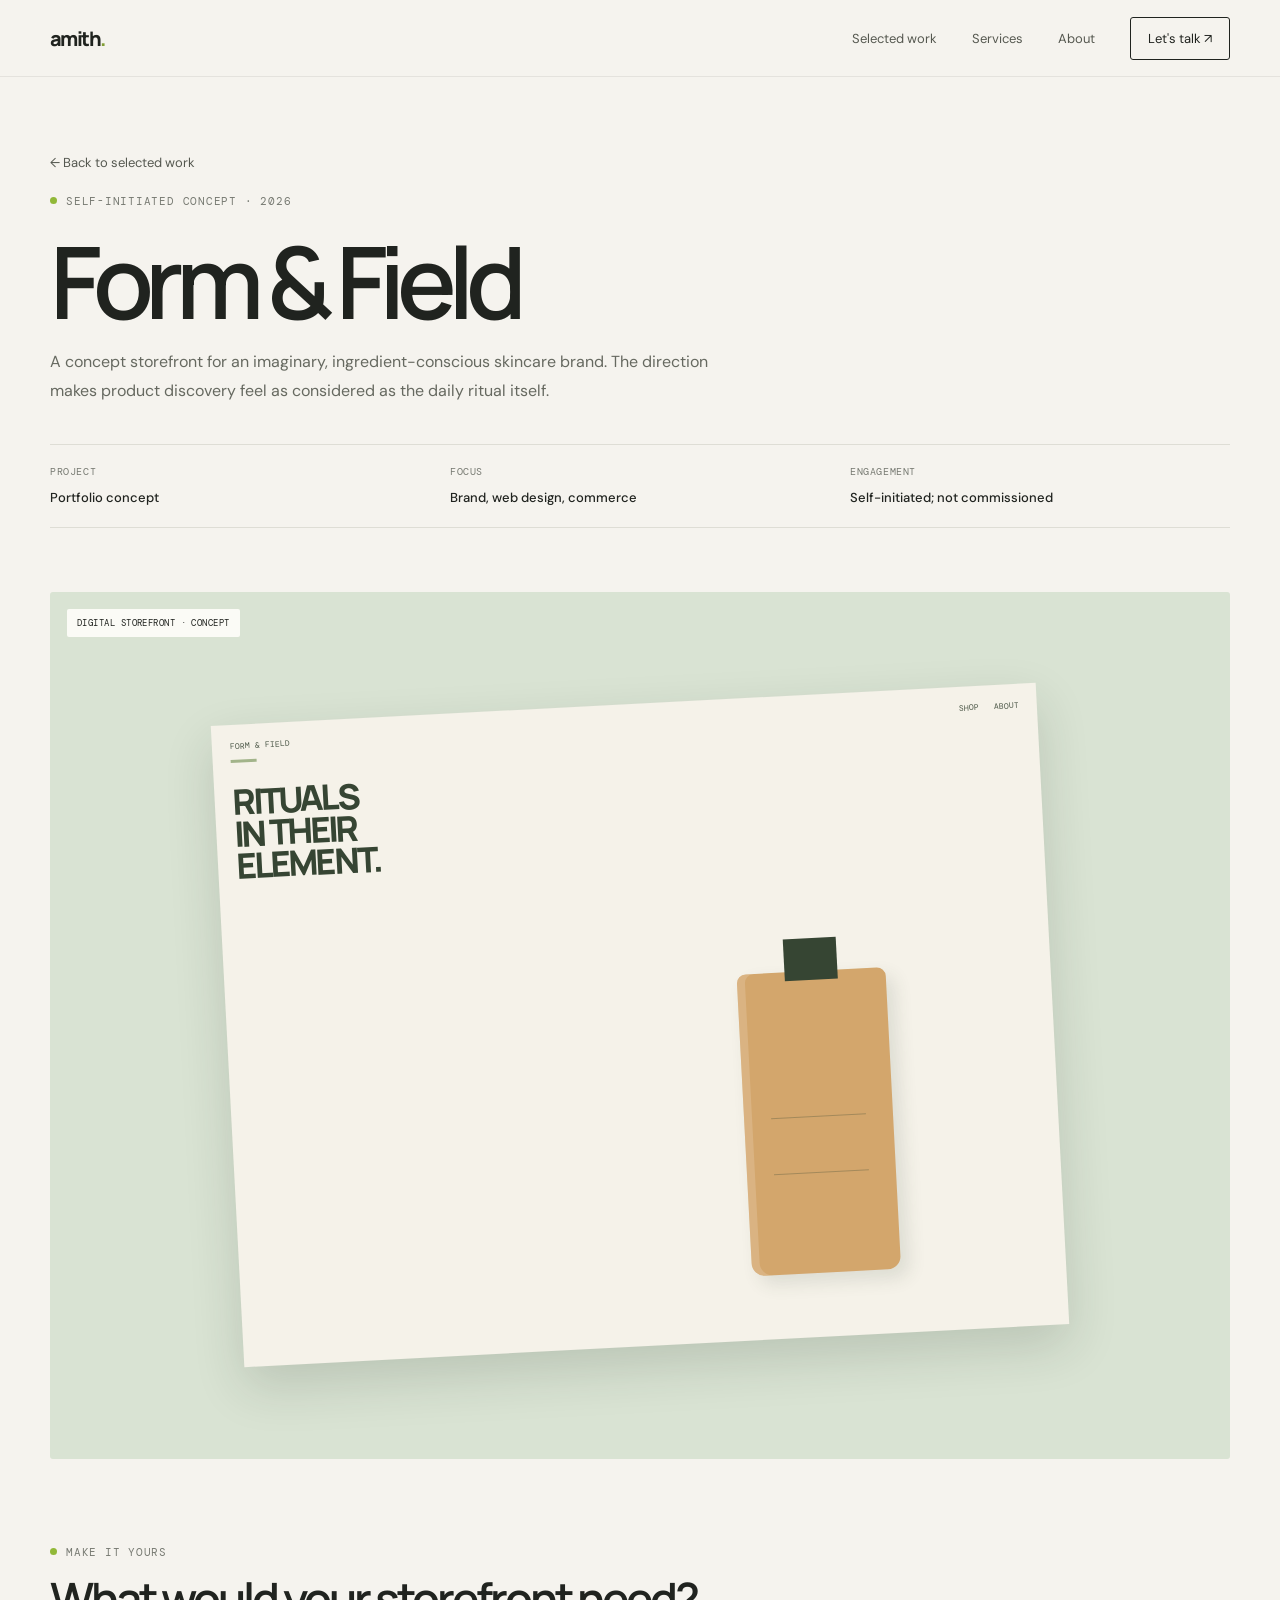
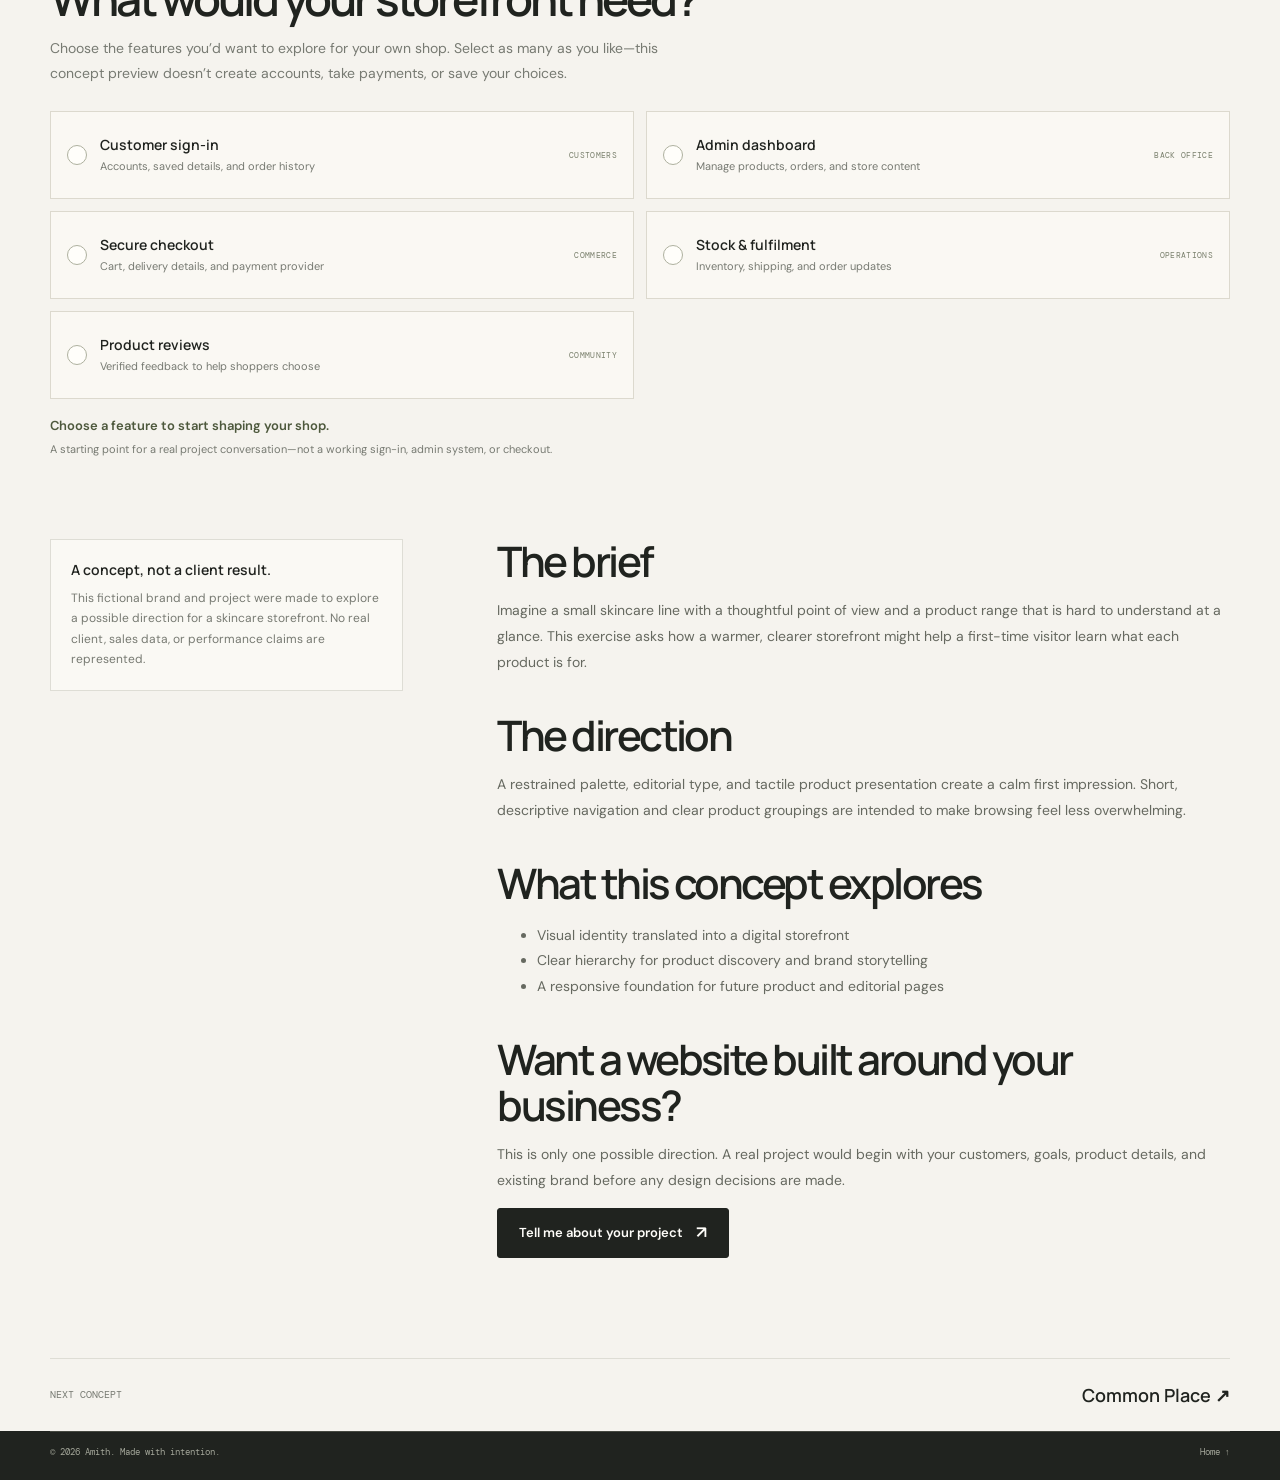
<file: projects/form-and-field.html>
<!doctype html>
<html lang="en">
<head>
  <meta charset="utf-8">
  <meta name="viewport" content="width=device-width, initial-scale=1">
  <meta name="theme-color" content="#f5f3ee">
  <meta name="description" content="A self-initiated skincare e-commerce website concept exploring calm visual storytelling and a clearer shopping experience.">
  <meta property="og:type" content="article">
  <meta property="og:title" content="Form & Field — Concept case study">
  <meta property="og:description" content="A considered digital storefront for everyday skincare rituals.">
  <title>Form & Field — Concept case study | Amith</title>
  <link rel="icon" href="../assets/favicon.svg" type="image/svg+xml">
  <link rel="preconnect" href="https://fonts.googleapis.com">
  <link rel="preconnect" href="https://fonts.gstatic.com" crossorigin>
  <link href="https://fonts.googleapis.com/css2?family=DM+Mono:wght@400;500&family=DM+Sans:wght@400;500;600;700&family=Manrope:wght@400;500;600;700;800&display=swap" rel="stylesheet">
  <link rel="stylesheet" href="../assets/css/site.css">
</head>
<body>
  <a class="skip-link" href="#main-content">Skip to content</a>
  <header class="header"><nav class="nav" aria-label="Main navigation">
    <a class="brand" href="../index.html" aria-label="Amith home">amith<span>.</span></a>
    <button class="menu-toggle" type="button" aria-label="Open navigation menu" aria-expanded="false" aria-controls="nav-links"><svg width="20" height="20" viewBox="0 0 20 20" fill="none" aria-hidden="true"><path d="M3 6h14M3 10h14M3 14h14" stroke="currentColor" stroke-width="1.5" stroke-linecap="round"/></svg></button>
    <div class="nav-links" id="nav-links"><a href="../index.html#work">Selected work</a><a href="../index.html#services">Services</a><a href="../index.html#about">About</a><a class="nav-cta" href="../index.html#contact">Let's talk <span aria-hidden="true">↗</span></a></div>
  </nav></header>
  <main id="main-content">
    <section class="case-hero wrap">
      <a class="text-link" href="../index.html#work">← Back to selected work</a>
      <p><span class="eyebrow">Self-initiated concept · 2026</span></p>
      <h1>Form &amp; Field</h1>
      <p class="case-intro">A concept storefront for an imaginary, ingredient-conscious skincare brand. The direction makes product discovery feel as considered as the daily ritual itself.</p>
      <div class="case-meta"><div><span>Project</span><strong>Portfolio concept</strong></div><div><span>Focus</span><strong>Brand, web design, commerce</strong></div><div><span>Engagement</span><strong>Self-initiated; not commissioned</strong></div></div>
    </section>
    <section class="case-art wrap" aria-label="Form & Field concept artwork">
      <div class="project-visual visual-one" role="img" aria-label="An imagined skincare website with a warm product presentation">
        <span class="project-label">Digital storefront · Concept</span>
        <div class="mock-window"><div class="mock-top"><span>FORM &amp; FIELD</span><span>SHOP&nbsp;&nbsp; ABOUT</span></div><div class="mock-line"></div><div class="mock-title">RITUALS<br>IN THEIR<br>ELEMENT.</div><div class="mock-bottle"></div></div>
      </div>
    </section>
    <section class="storefront-options wrap" aria-labelledby="storefront-options-title">
      <div class="storefront-options-heading">
        <span class="eyebrow">Make it yours</span>
        <h2 id="storefront-options-title">What would your storefront need?</h2>
        <p>Choose the features you’d want to explore for your own shop. Select as many as you like—this concept preview doesn’t create accounts, take payments, or save your choices.</p>
      </div>
      <fieldset class="storefront-feature-list">
        <legend class="visually-hidden">Storefront features to explore</legend>
        <label class="storefront-feature">
          <input type="checkbox" name="storefront-feature" value="Customer sign-in">
          <span class="storefront-feature-copy"><strong>Customer sign-in</strong><small>Accounts, saved details, and order history</small></span>
          <span class="storefront-feature-tag">CUSTOMERS</span>
        </label>
        <label class="storefront-feature">
          <input type="checkbox" name="storefront-feature" value="Admin dashboard">
          <span class="storefront-feature-copy"><strong>Admin dashboard</strong><small>Manage products, orders, and store content</small></span>
          <span class="storefront-feature-tag">BACK OFFICE</span>
        </label>
        <label class="storefront-feature">
          <input type="checkbox" name="storefront-feature" value="Secure checkout">
          <span class="storefront-feature-copy"><strong>Secure checkout</strong><small>Cart, delivery details, and payment provider</small></span>
          <span class="storefront-feature-tag">COMMERCE</span>
        </label>
        <label class="storefront-feature">
          <input type="checkbox" name="storefront-feature" value="Stock and fulfilment">
          <span class="storefront-feature-copy"><strong>Stock &amp; fulfilment</strong><small>Inventory, shipping, and order updates</small></span>
          <span class="storefront-feature-tag">OPERATIONS</span>
        </label>
        <label class="storefront-feature">
          <input type="checkbox" name="storefront-feature" value="Product reviews">
          <span class="storefront-feature-copy"><strong>Product reviews</strong><small>Verified feedback to help shoppers choose</small></span>
          <span class="storefront-feature-tag">COMMUNITY</span>
        </label>
      </fieldset>
      <p class="storefront-selection" id="storefront-selection" aria-live="polite">Choose a feature to start shaping your shop.</p>
      <p class="storefront-note">A starting point for a real project conversation—not a working sign-in, admin system, or checkout.</p>
    </section>
    <section class="case-body wrap">
      <aside class="case-aside"><strong>A concept, not a client result.</strong><p>This fictional brand and project were made to explore a possible direction for a skincare storefront. No real client, sales data, or performance claims are represented.</p></aside>
      <div class="case-copy">
        <h2>The brief</h2>
        <p>Imagine a small skincare line with a thoughtful point of view and a product range that is hard to understand at a glance. This exercise asks how a warmer, clearer storefront might help a first-time visitor learn what each product is for.</p>
        <h2>The direction</h2>
        <p>A restrained palette, editorial type, and tactile product presentation create a calm first impression. Short, descriptive navigation and clear product groupings are intended to make browsing feel less overwhelming.</p>
        <h2>What this concept explores</h2>
        <ul><li>Visual identity translated into a digital storefront</li><li>Clear hierarchy for product discovery and brand storytelling</li><li>A responsive foundation for future product and editorial pages</li></ul>
        <h2>Want a website built around your business?</h2>
        <p>This is only one possible direction. A real project would begin with your customers, goals, product details, and existing brand before any design decisions are made.</p>
        <a class="button" href="../index.html#contact">Tell me about your project <span class="arrow" aria-hidden="true">↗</span></a>
      </div>
    </section>
    <div class="case-next wrap"><span>Next concept</span><a href="common-place.html">Common Place ↗</a></div>
  </main>
  <footer class="footer"><div class="wrap footer-bottom"><span>© <span id="year"></span> Amith. Made with intention.</span><a href="../index.html">Home ↑</a></div></footer>
  <script src="../assets/js/config.js" defer></script><script src="../assets/js/site.js" defer></script>
  <script src="../assets/js/storefront-options.js" defer></script>
</body>
</html>
</file>
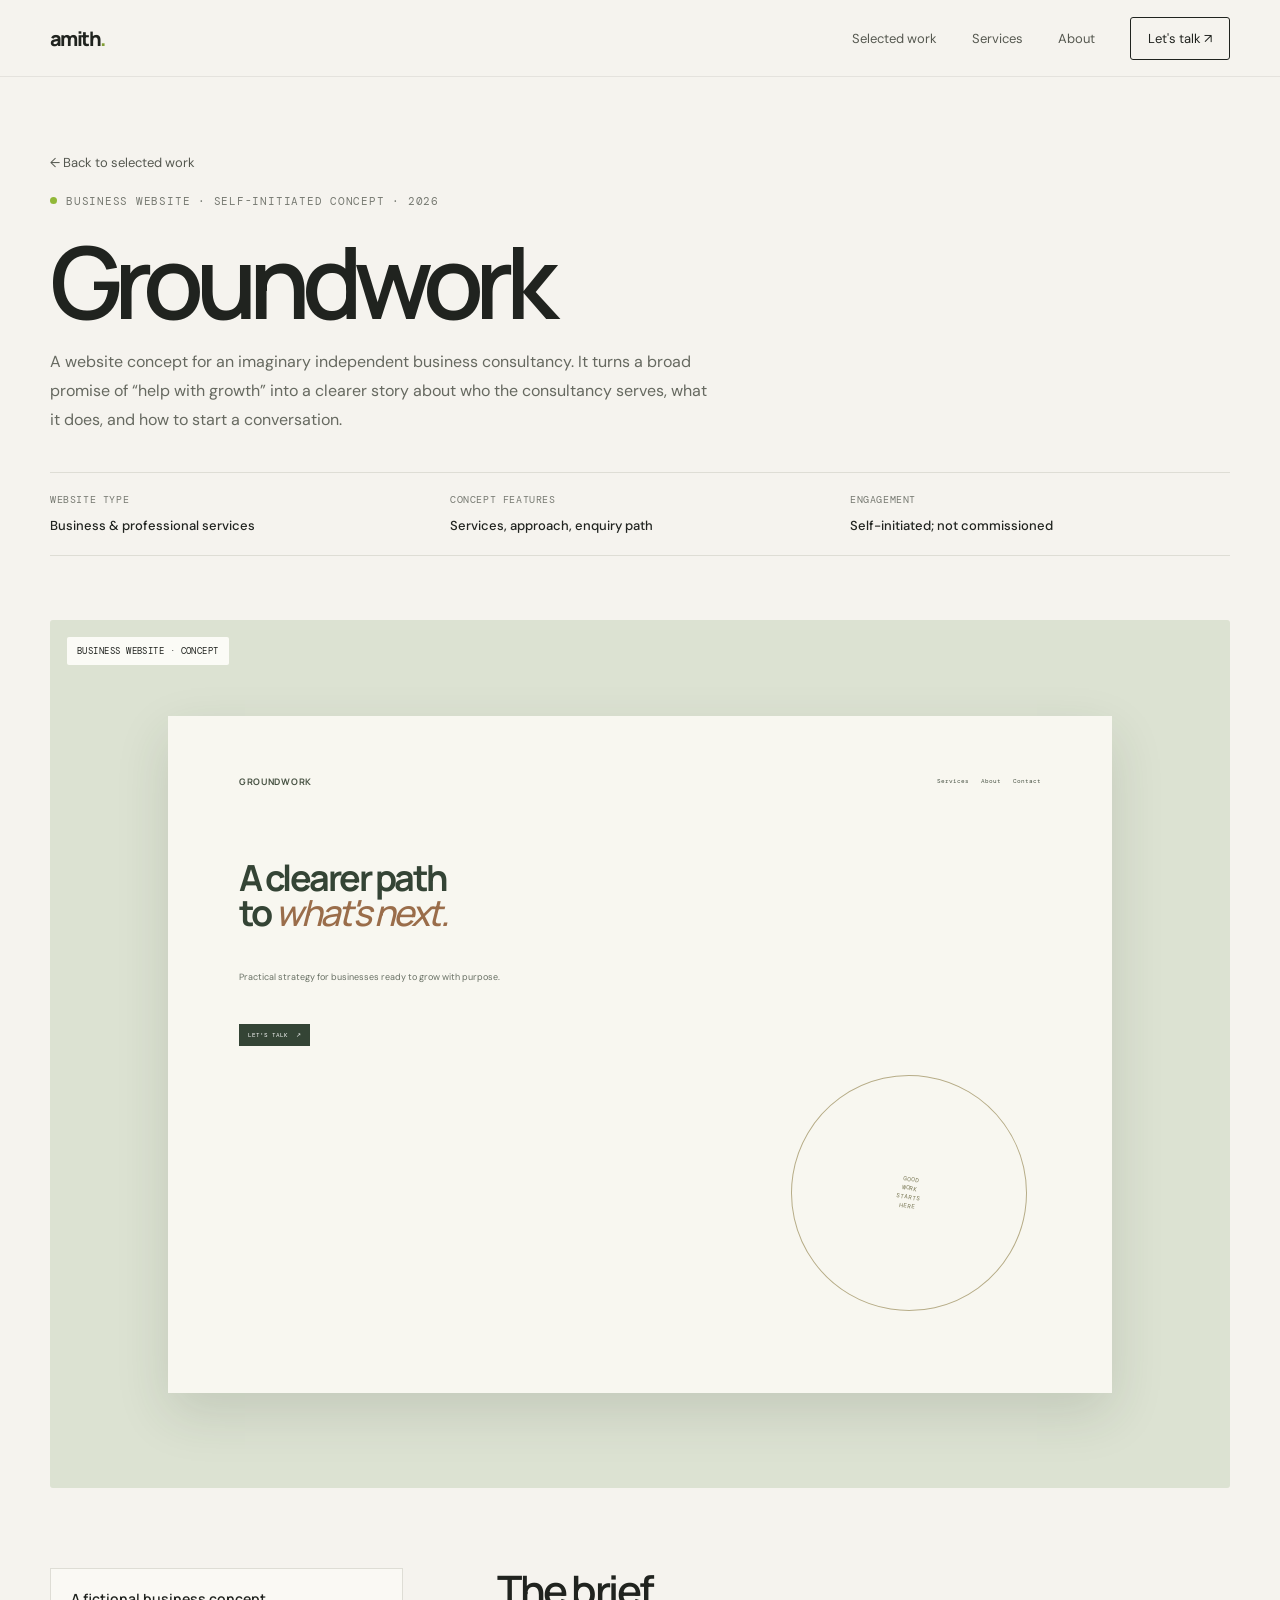
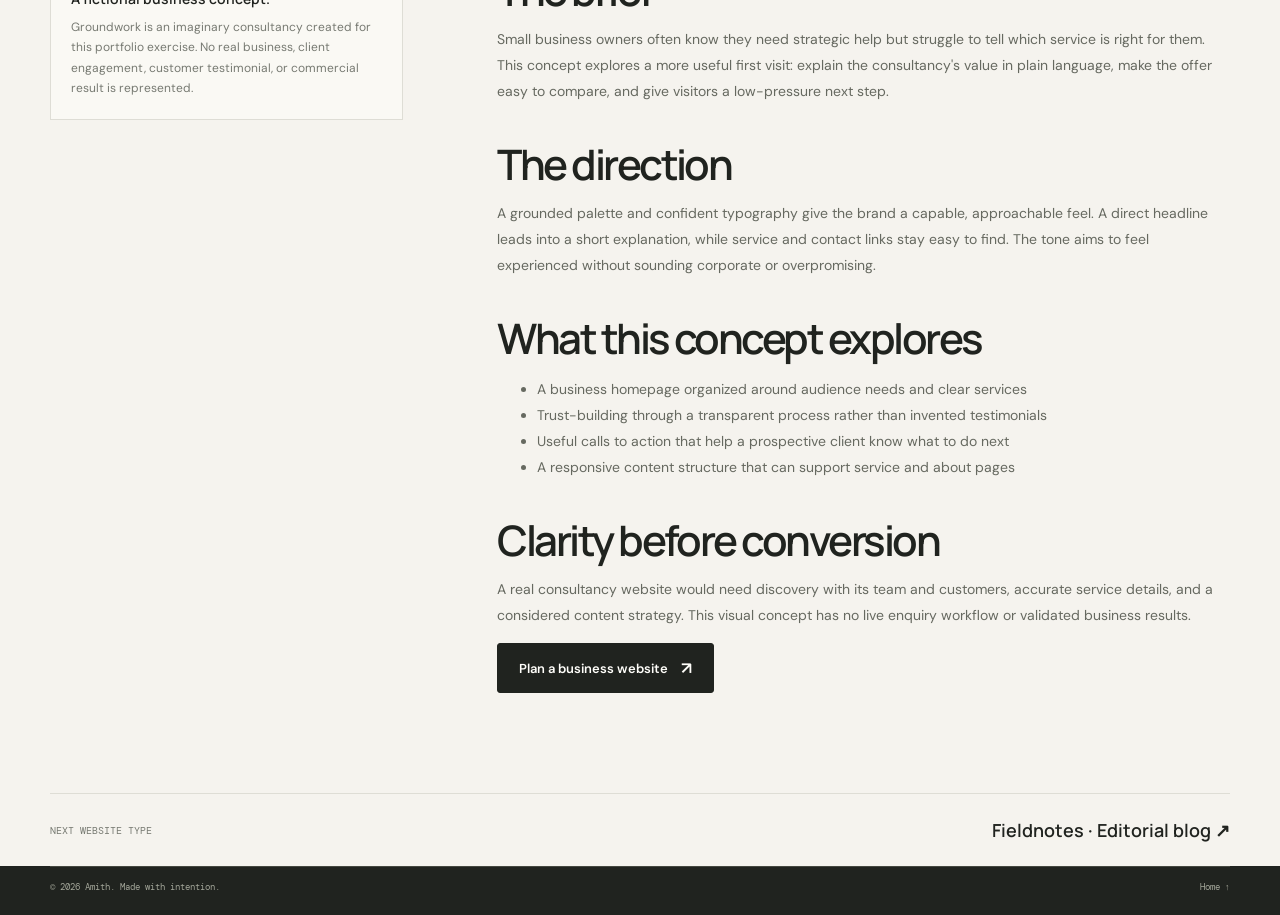
<file: projects/groundwork.html>
<!doctype html>
<html lang="en">
<head>
  <meta charset="utf-8">
  <meta name="viewport" content="width=device-width, initial-scale=1">
  <meta name="theme-color" content="#f5f3ee">
  <meta name="description" content="A self-initiated business website concept for an imaginary independent consultancy, focused on clear services, trust, and useful next steps.">
  <meta property="og:type" content="article">
  <meta property="og:title" content="Groundwork — Business website concept">
  <meta property="og:description" content="A clear, confident website direction for an independent business consultancy.">
  <title>Groundwork — Business website concept | Amith</title>
  <link rel="icon" href="../assets/favicon.svg" type="image/svg+xml">
  <link rel="preconnect" href="https://fonts.googleapis.com">
  <link rel="preconnect" href="https://fonts.gstatic.com" crossorigin>
  <link href="https://fonts.googleapis.com/css2?family=DM+Mono:wght@400;500&family=DM+Sans:wght@400;500;600;700&family=Manrope:wght@400;500;600;700;800&display=swap" rel="stylesheet">
  <link rel="stylesheet" href="../assets/css/site.css">
</head>
<body>
  <a class="skip-link" href="#main-content">Skip to content</a>
  <header class="header"><nav class="nav" aria-label="Main navigation">
    <a class="brand" href="../index.html" aria-label="Amith home">amith<span>.</span></a>
    <button class="menu-toggle" type="button" aria-label="Open navigation menu" aria-expanded="false" aria-controls="nav-links"><svg width="20" height="20" viewBox="0 0 20 20" fill="none" aria-hidden="true"><path d="M3 6h14M3 10h14M3 14h14" stroke="currentColor" stroke-width="1.5" stroke-linecap="round"/></svg></button>
    <div class="nav-links" id="nav-links"><a href="../index.html#work">Selected work</a><a href="../index.html#services">Services</a><a href="../index.html#about">About</a><a class="nav-cta" href="../index.html#contact">Let's talk <span aria-hidden="true">↗</span></a></div>
  </nav></header>
  <main id="main-content">
    <section class="case-hero wrap">
      <a class="text-link" href="../index.html#work">← Back to selected work</a>
      <p><span class="eyebrow">Business website · Self-initiated concept · 2026</span></p>
      <h1>Groundwork</h1>
      <p class="case-intro">A website concept for an imaginary independent business consultancy. It turns a broad promise of “help with growth” into a clearer story about who the consultancy serves, what it does, and how to start a conversation.</p>
      <div class="case-meta"><div><span>Website type</span><strong>Business &amp; professional services</strong></div><div><span>Concept features</span><strong>Services, approach, enquiry path</strong></div><div><span>Engagement</span><strong>Self-initiated; not commissioned</strong></div></div>
    </section>
    <section class="case-art wrap" aria-label="Groundwork business website concept artwork">
      <div class="project-visual visual-seven" role="img" aria-label="An imagined consultancy homepage with a direct headline, service navigation, and consultation call to action">
        <span class="project-label">Business website · Concept</span>
        <div class="business-window">
          <div class="business-nav"><strong>GROUNDWORK</strong><span>Services&nbsp;&nbsp; About&nbsp;&nbsp; Contact</span></div>
          <div class="business-heading">A clearer path<br>to <i>what's next.</i></div>
          <div class="business-summary">Practical strategy for businesses ready to grow with purpose.</div>
          <div class="business-action">LET'S TALK&nbsp; ↗</div>
          <div class="business-seal">GOOD<br>WORK<br>STARTS<br>HERE</div>
        </div>
      </div>
    </section>
    <section class="case-body wrap">
      <aside class="case-aside"><strong>A fictional business concept.</strong><p>Groundwork is an imaginary consultancy created for this portfolio exercise. No real business, client engagement, customer testimonial, or commercial result is represented.</p></aside>
      <div class="case-copy">
        <h2>The brief</h2>
        <p>Small business owners often know they need strategic help but struggle to tell which service is right for them. This concept explores a more useful first visit: explain the consultancy's value in plain language, make the offer easy to compare, and give visitors a low-pressure next step.</p>
        <h2>The direction</h2>
        <p>A grounded palette and confident typography give the brand a capable, approachable feel. A direct headline leads into a short explanation, while service and contact links stay easy to find. The tone aims to feel experienced without sounding corporate or overpromising.</p>
        <h2>What this concept explores</h2>
        <ul><li>A business homepage organized around audience needs and clear services</li><li>Trust-building through a transparent process rather than invented testimonials</li><li>Useful calls to action that help a prospective client know what to do next</li><li>A responsive content structure that can support service and about pages</li></ul>
        <h2>Clarity before conversion</h2>
        <p>A real consultancy website would need discovery with its team and customers, accurate service details, and a considered content strategy. This visual concept has no live enquiry workflow or validated business results.</p>
        <a class="button" href="../index.html#contact">Plan a business website <span class="arrow" aria-hidden="true">↗</span></a>
      </div>
    </section>
    <div class="case-next wrap"><span>Next website type</span><a href="fieldnotes.html">Fieldnotes · Editorial blog ↗</a></div>
  </main>
  <footer class="footer"><div class="wrap footer-bottom"><span>© <span id="year"></span> Amith. Made with intention.</span><a href="../index.html">Home ↑</a></div></footer>
  <script src="../assets/js/config.js" defer></script><script src="../assets/js/site.js" defer></script>
</body>
</html>
</file>
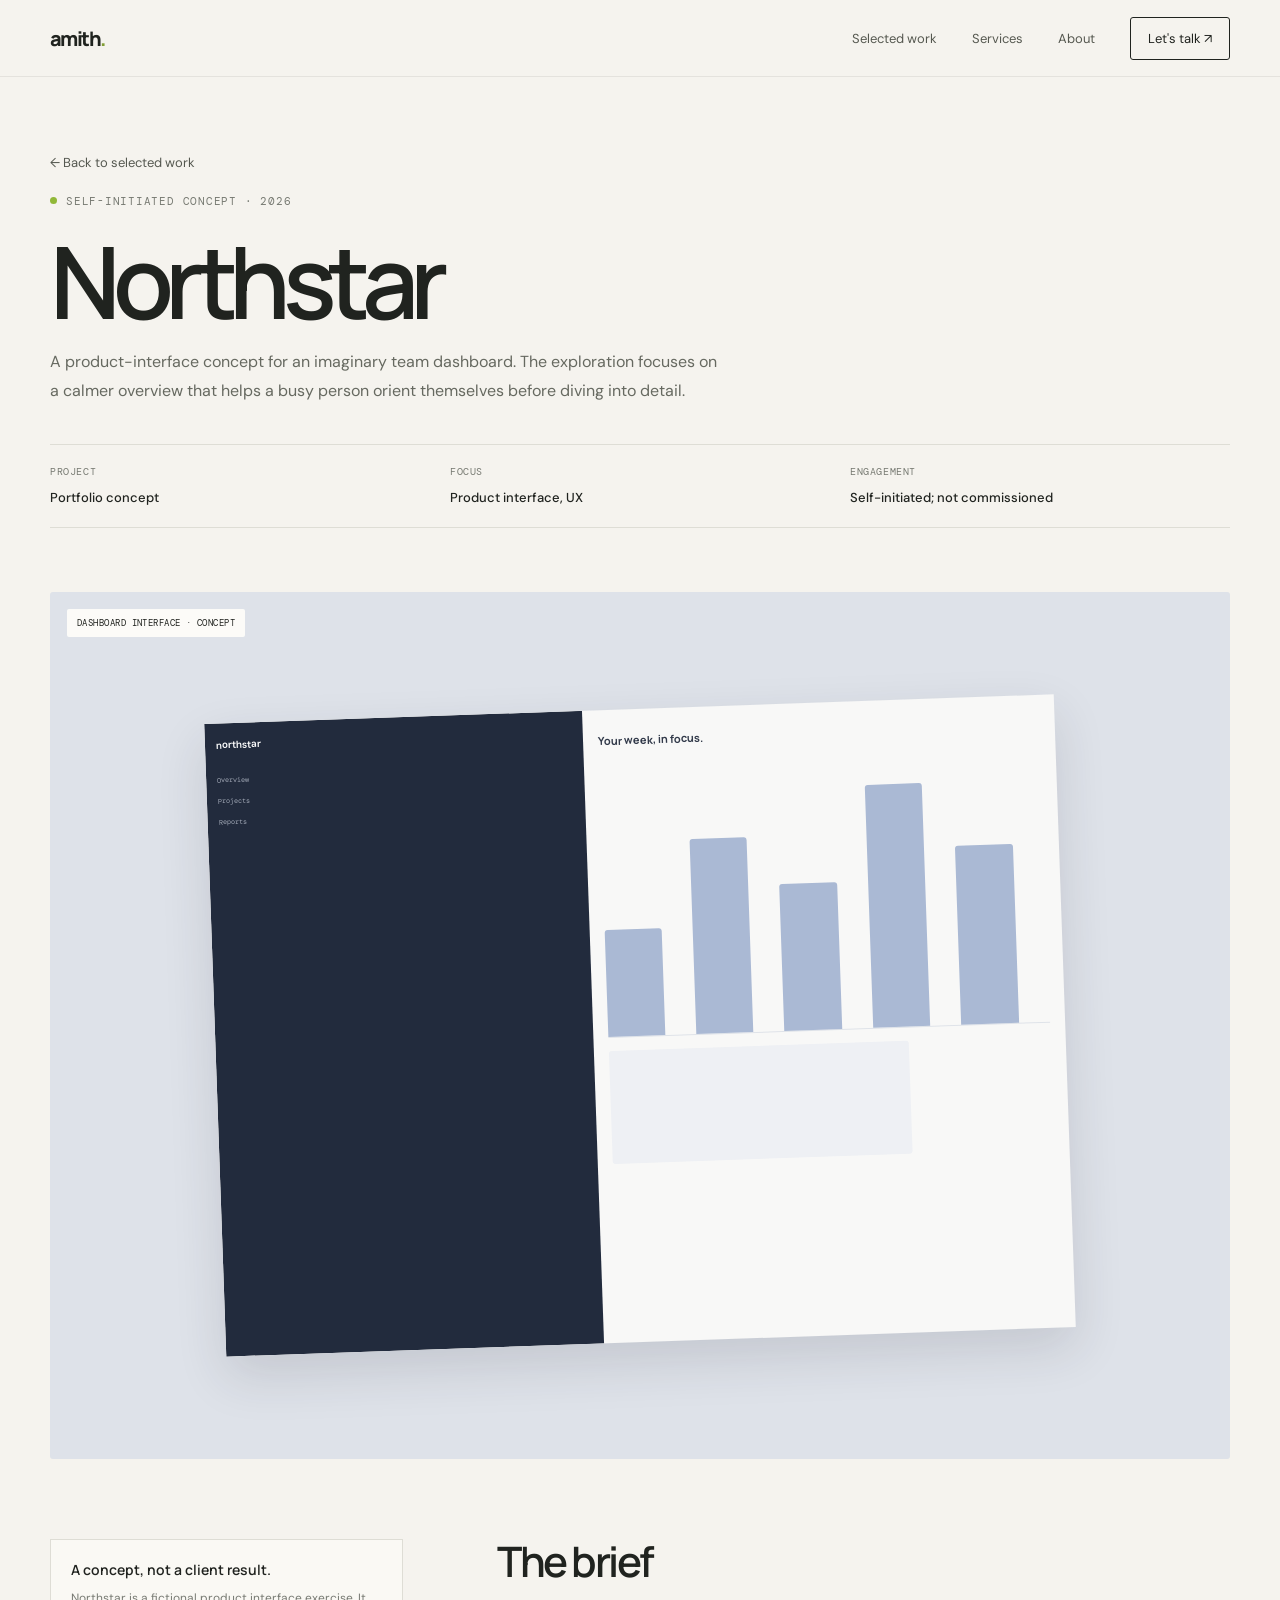
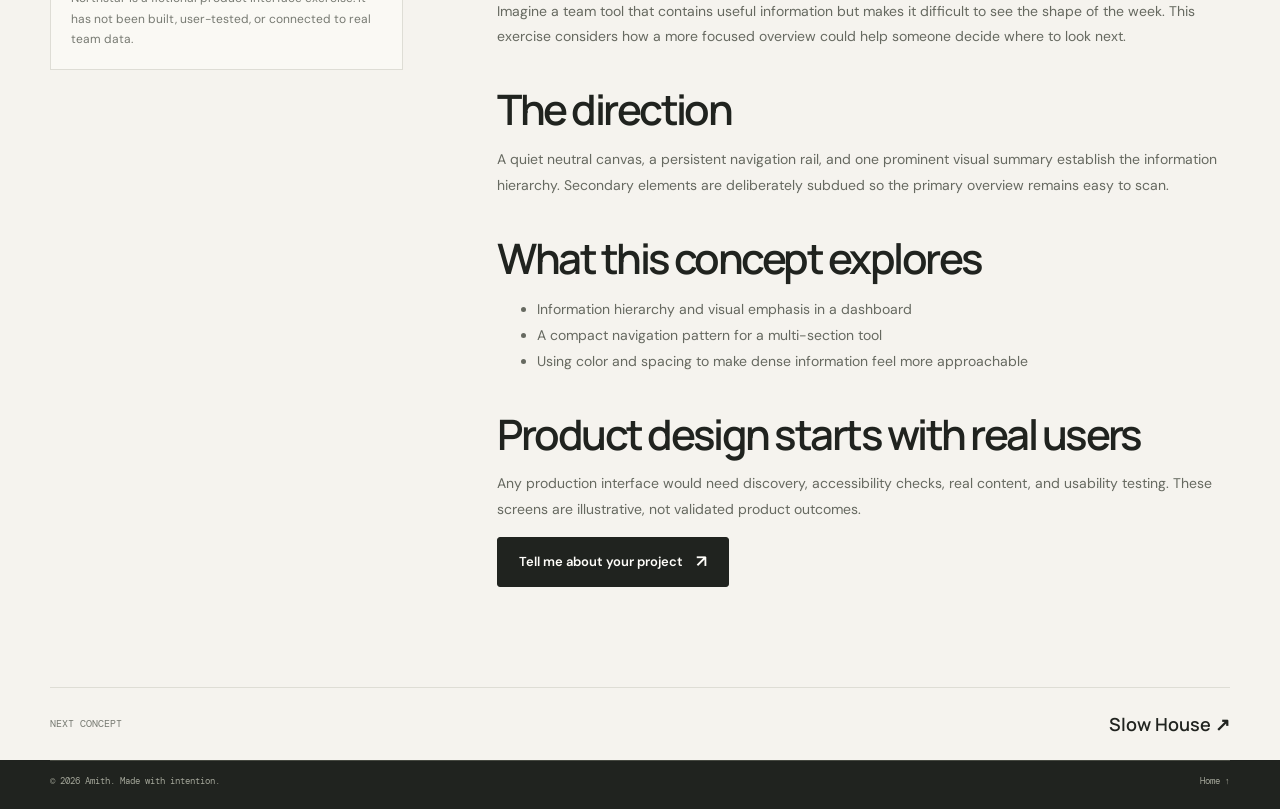
<file: projects/northstar.html>
<!doctype html>
<html lang="en">
<head>
  <meta charset="utf-8">
  <meta name="viewport" content="width=device-width, initial-scale=1">
  <meta name="theme-color" content="#f5f3ee">
  <meta name="description" content="A self-initiated product interface concept exploring a calmer weekly overview for an imaginary team dashboard.">
  <meta property="og:type" content="article">
  <meta property="og:title" content="Northstar — Concept case study">
  <meta property="og:description" content="A clearer, more focused dashboard concept for busy teams.">
  <title>Northstar — Concept case study | Amith</title>
  <link rel="icon" href="../assets/favicon.svg" type="image/svg+xml">
  <link rel="preconnect" href="https://fonts.googleapis.com">
  <link rel="preconnect" href="https://fonts.gstatic.com" crossorigin>
  <link href="https://fonts.googleapis.com/css2?family=DM+Mono:wght@400;500&family=DM+Sans:wght@400;500;600;700&family=Manrope:wght@400;500;600;700;800&display=swap" rel="stylesheet">
  <link rel="stylesheet" href="../assets/css/site.css">
</head>
<body>
  <a class="skip-link" href="#main-content">Skip to content</a>
  <header class="header"><nav class="nav" aria-label="Main navigation">
    <a class="brand" href="../index.html" aria-label="Amith home">amith<span>.</span></a>
    <button class="menu-toggle" type="button" aria-label="Open navigation menu" aria-expanded="false" aria-controls="nav-links"><svg width="20" height="20" viewBox="0 0 20 20" fill="none" aria-hidden="true"><path d="M3 6h14M3 10h14M3 14h14" stroke="currentColor" stroke-width="1.5" stroke-linecap="round"/></svg></button>
    <div class="nav-links" id="nav-links"><a href="../index.html#work">Selected work</a><a href="../index.html#services">Services</a><a href="../index.html#about">About</a><a class="nav-cta" href="../index.html#contact">Let's talk <span aria-hidden="true">↗</span></a></div>
  </nav></header>
  <main id="main-content">
    <section class="case-hero wrap">
      <a class="text-link" href="../index.html#work">← Back to selected work</a>
      <p><span class="eyebrow">Self-initiated concept · 2026</span></p>
      <h1>Northstar</h1>
      <p class="case-intro">A product-interface concept for an imaginary team dashboard. The exploration focuses on a calmer overview that helps a busy person orient themselves before diving into detail.</p>
      <div class="case-meta"><div><span>Project</span><strong>Portfolio concept</strong></div><div><span>Focus</span><strong>Product interface, UX</strong></div><div><span>Engagement</span><strong>Self-initiated; not commissioned</strong></div></div>
    </section>
    <section class="case-art wrap" aria-label="Northstar concept artwork">
      <div class="project-visual visual-three" role="img" aria-label="An imagined dashboard with navigation, a weekly chart, and an overview">
        <span class="project-label">Dashboard interface · Concept</span>
        <div class="mock-window"><div class="dashboard-side"><strong>northstar</strong><span>Overview</span><span>Projects</span><span>Reports</span></div><div class="dashboard-main"><b>Your week, in focus.</b><div class="chart"><i></i><i></i><i></i><i></i><i></i></div><div class="metric"></div></div></div>
      </div>
    </section>
    <section class="case-body wrap">
      <aside class="case-aside"><strong>A concept, not a client result.</strong><p>Northstar is a fictional product interface exercise. It has not been built, user-tested, or connected to real team data.</p></aside>
      <div class="case-copy">
        <h2>The brief</h2>
        <p>Imagine a team tool that contains useful information but makes it difficult to see the shape of the week. This exercise considers how a more focused overview could help someone decide where to look next.</p>
        <h2>The direction</h2>
        <p>A quiet neutral canvas, a persistent navigation rail, and one prominent visual summary establish the information hierarchy. Secondary elements are deliberately subdued so the primary overview remains easy to scan.</p>
        <h2>What this concept explores</h2>
        <ul><li>Information hierarchy and visual emphasis in a dashboard</li><li>A compact navigation pattern for a multi-section tool</li><li>Using color and spacing to make dense information feel more approachable</li></ul>
        <h2>Product design starts with real users</h2>
        <p>Any production interface would need discovery, accessibility checks, real content, and usability testing. These screens are illustrative, not validated product outcomes.</p>
        <a class="button" href="../index.html#contact">Tell me about your project <span class="arrow" aria-hidden="true">↗</span></a>
      </div>
    </section>
    <div class="case-next wrap"><span>Next concept</span><a href="slow-house.html">Slow House ↗</a></div>
  </main>
  <footer class="footer"><div class="wrap footer-bottom"><span>© <span id="year"></span> Amith. Made with intention.</span><a href="../index.html">Home ↑</a></div></footer>
  <script src="../assets/js/config.js" defer></script><script src="../assets/js/site.js" defer></script>
</body>
</html>
</file>
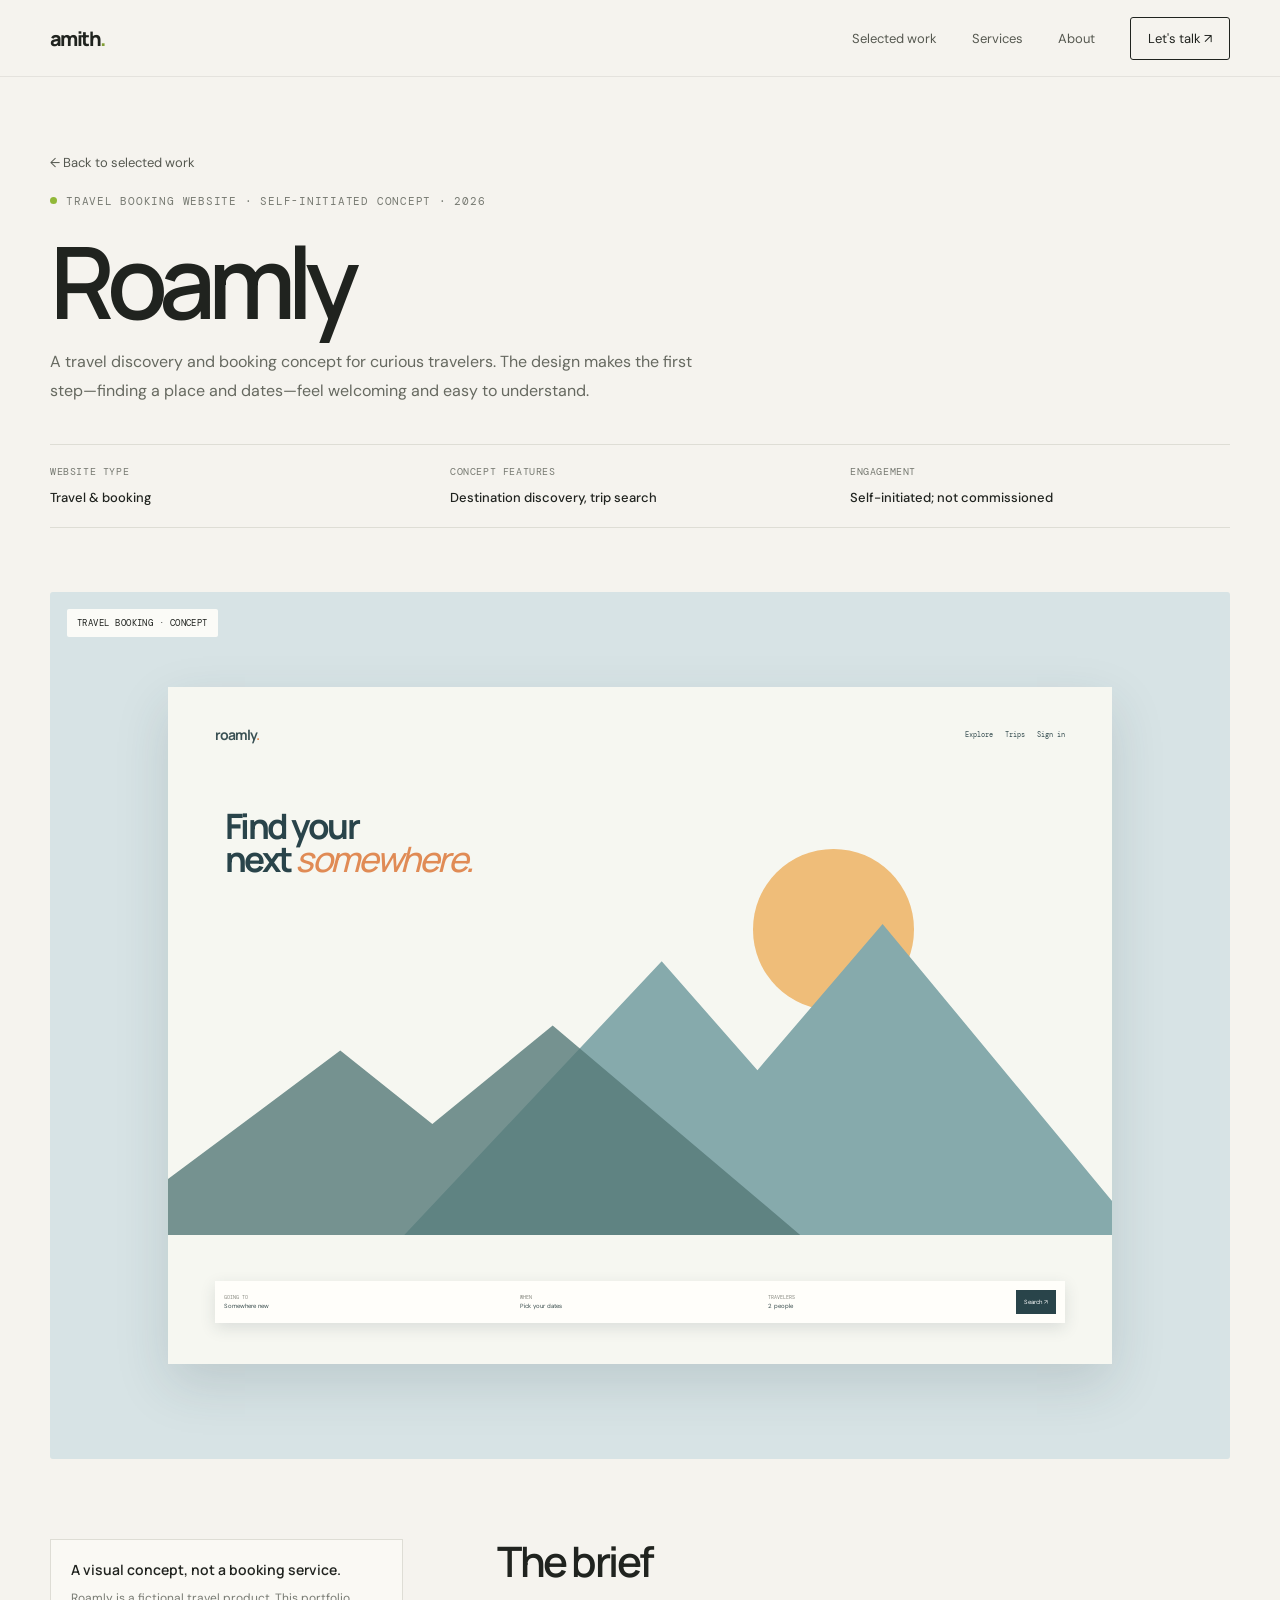
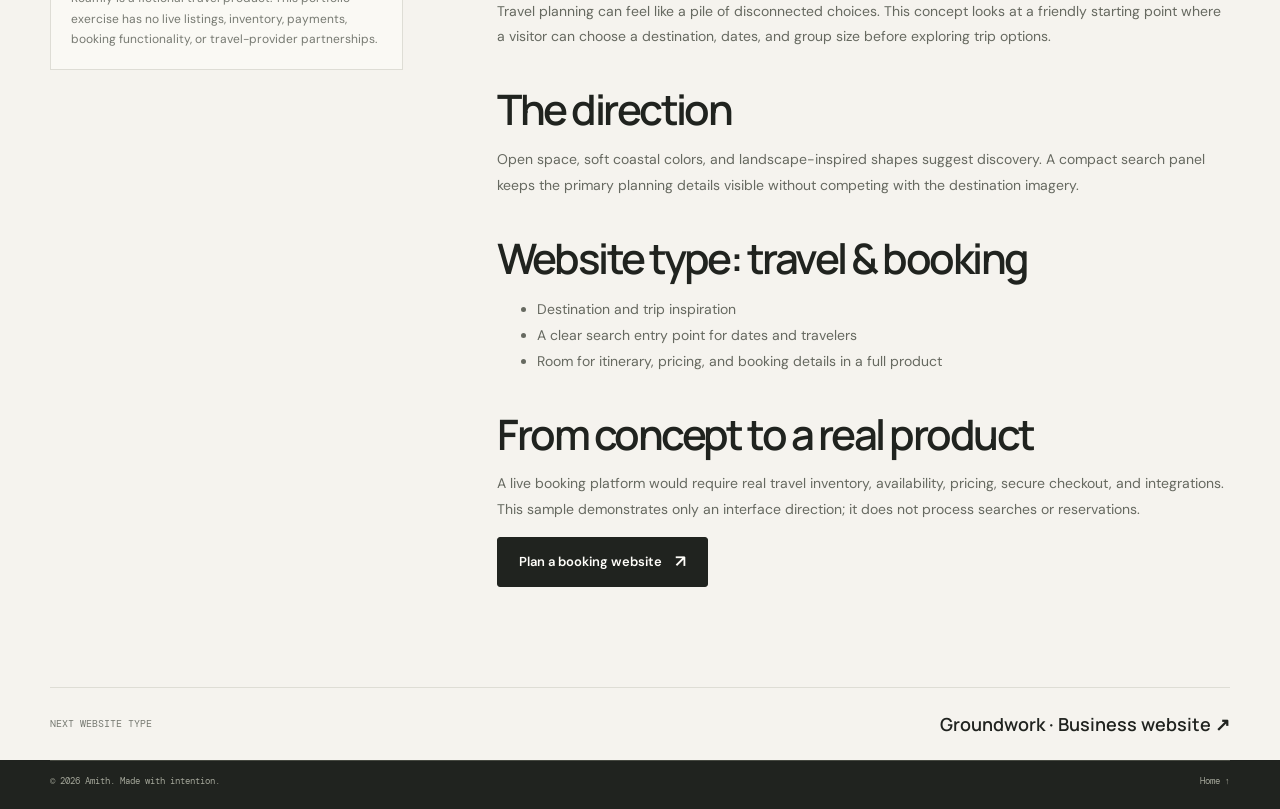
<file: projects/roamly.html>
<!doctype html>
<html lang="en">
<head>
  <meta charset="utf-8">
  <meta name="viewport" content="width=device-width, initial-scale=1">
  <meta name="theme-color" content="#f5f3ee">
  <meta name="description" content="A self-initiated travel booking website concept exploring trip discovery and a simple search experience.">
  <meta property="og:type" content="article">
  <meta property="og:title" content="Roamly — Travel booking website concept">
  <meta property="og:description" content="A travel discovery and booking interface concept for curious travelers.">
  <title>Roamly — Travel booking concept | Amith</title>
  <link rel="icon" href="../assets/favicon.svg" type="image/svg+xml">
  <link rel="preconnect" href="https://fonts.googleapis.com">
  <link rel="preconnect" href="https://fonts.gstatic.com" crossorigin>
  <link href="https://fonts.googleapis.com/css2?family=DM+Mono:wght@400;500&family=DM+Sans:wght@400;500;600;700&family=Manrope:wght@400;500;600;700;800&display=swap" rel="stylesheet">
  <link rel="stylesheet" href="../assets/css/site.css">
</head>
<body>
  <a class="skip-link" href="#main-content">Skip to content</a>
  <header class="header"><nav class="nav" aria-label="Main navigation">
    <a class="brand" href="../index.html" aria-label="Amith home">amith<span>.</span></a>
    <button class="menu-toggle" type="button" aria-label="Open navigation menu" aria-expanded="false" aria-controls="nav-links"><svg width="20" height="20" viewBox="0 0 20 20" fill="none" aria-hidden="true"><path d="M3 6h14M3 10h14M3 14h14" stroke="currentColor" stroke-width="1.5" stroke-linecap="round"/></svg></button>
    <div class="nav-links" id="nav-links"><a href="../index.html#work">Selected work</a><a href="../index.html#services">Services</a><a href="../index.html#about">About</a><a class="nav-cta" href="../index.html#contact">Let's talk <span aria-hidden="true">↗</span></a></div>
  </nav></header>
  <main id="main-content">
    <section class="case-hero wrap">
      <a class="text-link" href="../index.html#work">← Back to selected work</a>
      <p><span class="eyebrow">Travel booking website · Self-initiated concept · 2026</span></p>
      <h1>Roamly</h1>
      <p class="case-intro">A travel discovery and booking concept for curious travelers. The design makes the first step—finding a place and dates—feel welcoming and easy to understand.</p>
      <div class="case-meta"><div><span>Website type</span><strong>Travel &amp; booking</strong></div><div><span>Concept features</span><strong>Destination discovery, trip search</strong></div><div><span>Engagement</span><strong>Self-initiated; not commissioned</strong></div></div>
    </section>
    <section class="case-art wrap" aria-label="Roamly travel booking website concept artwork">
      <div class="project-visual visual-six" role="img" aria-label="An imagined travel booking homepage with a trip search form and mountain artwork">
        <span class="project-label">Travel booking · Concept</span>
        <div class="travel-window"><div class="travel-nav"><strong>roamly<span>.</span></strong><span>Explore&nbsp;&nbsp; Trips&nbsp;&nbsp; Sign in</span></div><div class="travel-heading">Find your<br>next <i>somewhere.</i></div><div class="travel-sun"></div><div class="travel-mountain mountain-back"></div><div class="travel-mountain mountain-front"></div><div class="travel-search"><span>GOING TO <b>Somewhere new</b></span><span>WHEN <b>Pick your dates</b></span><span>TRAVELERS <b>2 people</b></span><span class="travel-search-button">Search ↗</span></div></div>
      </div>
    </section>
    <section class="case-body wrap">
      <aside class="case-aside"><strong>A visual concept, not a booking service.</strong><p>Roamly is a fictional travel product. This portfolio exercise has no live listings, inventory, payments, booking functionality, or travel-provider partnerships.</p></aside>
      <div class="case-copy">
        <h2>The brief</h2>
        <p>Travel planning can feel like a pile of disconnected choices. This concept looks at a friendly starting point where a visitor can choose a destination, dates, and group size before exploring trip options.</p>
        <h2>The direction</h2>
        <p>Open space, soft coastal colors, and landscape-inspired shapes suggest discovery. A compact search panel keeps the primary planning details visible without competing with the destination imagery.</p>
        <h2>Website type: travel &amp; booking</h2>
        <ul><li>Destination and trip inspiration</li><li>A clear search entry point for dates and travelers</li><li>Room for itinerary, pricing, and booking details in a full product</li></ul>
        <h2>From concept to a real product</h2>
        <p>A live booking platform would require real travel inventory, availability, pricing, secure checkout, and integrations. This sample demonstrates only an interface direction; it does not process searches or reservations.</p>
        <a class="button" href="../index.html#contact">Plan a booking website <span class="arrow" aria-hidden="true">↗</span></a>
      </div>
    </section>
    <div class="case-next wrap"><span>Next website type</span><a href="groundwork.html">Groundwork · Business website ↗</a></div>
  </main>
  <footer class="footer"><div class="wrap footer-bottom"><span>© <span id="year"></span> Amith. Made with intention.</span><a href="../index.html">Home ↑</a></div></footer>
  <script src="../assets/js/config.js" defer></script><script src="../assets/js/site.js" defer></script>
</body>
</html>
</file>
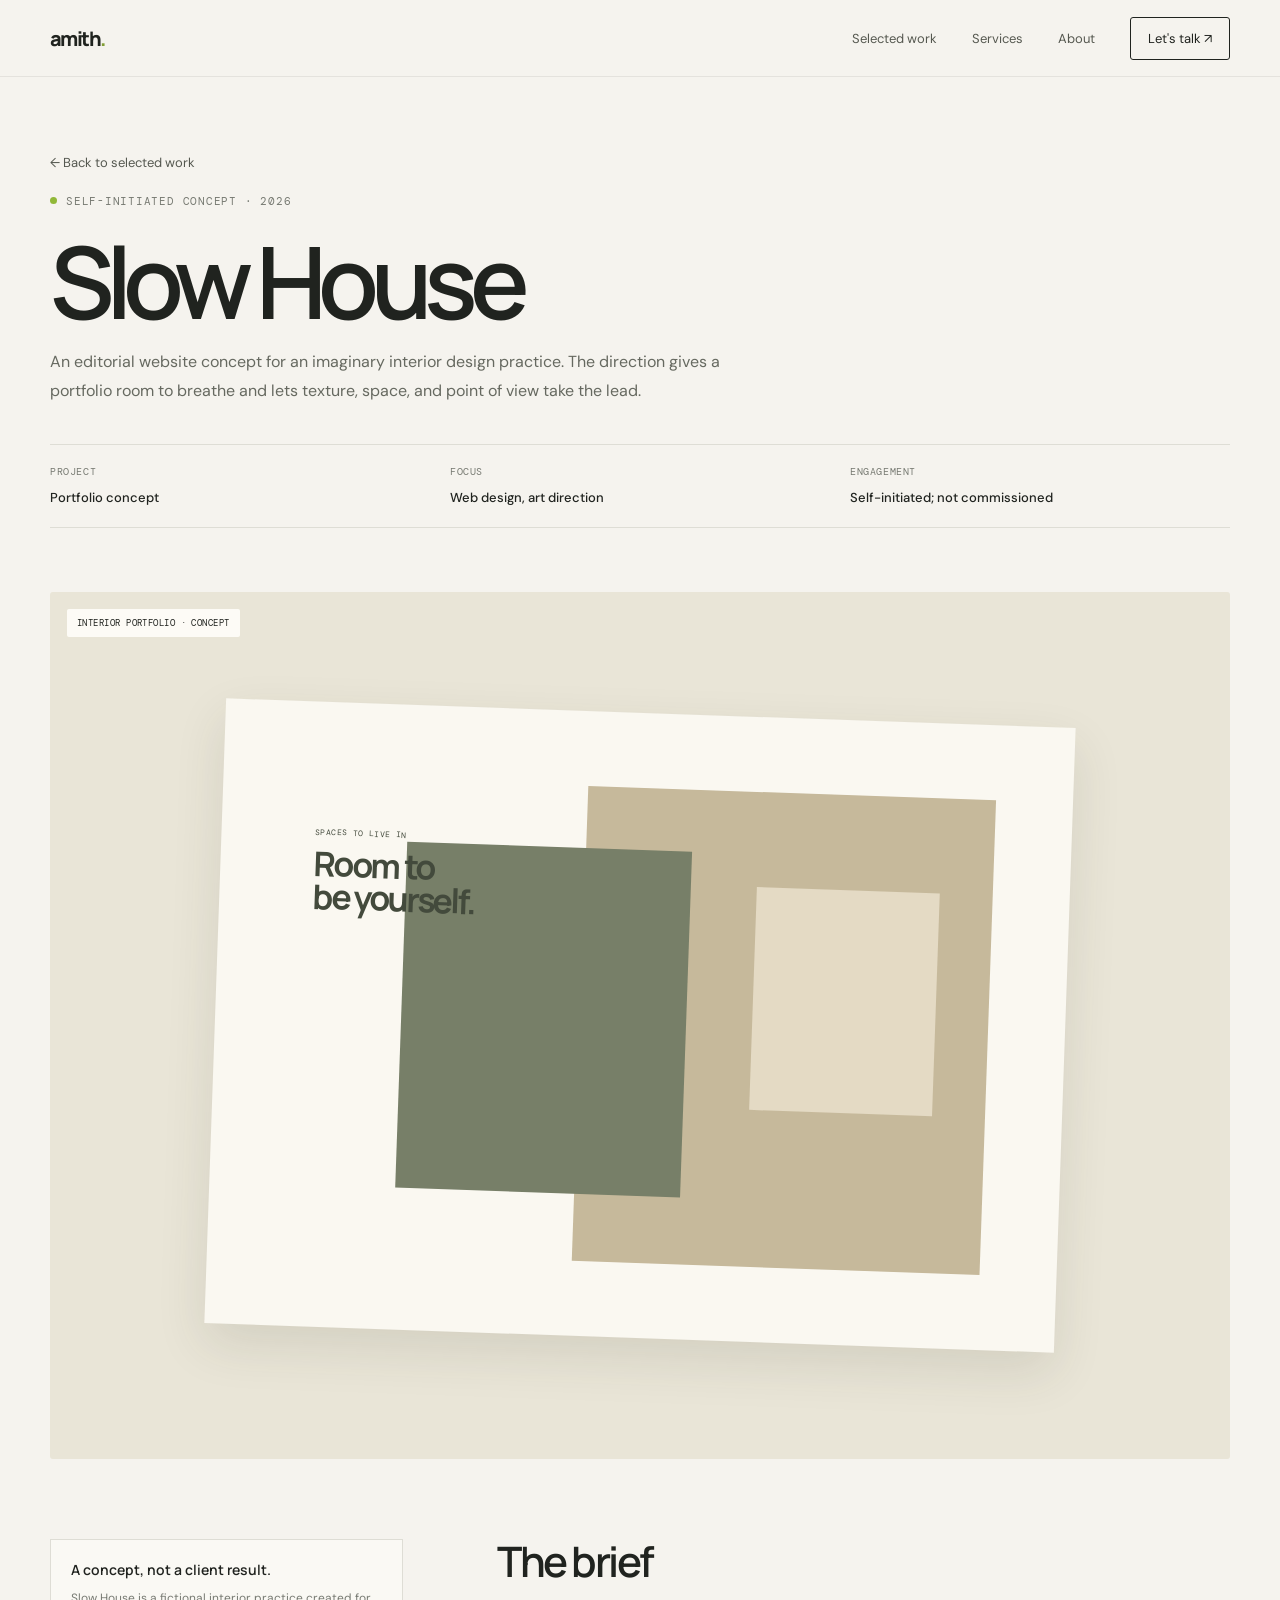
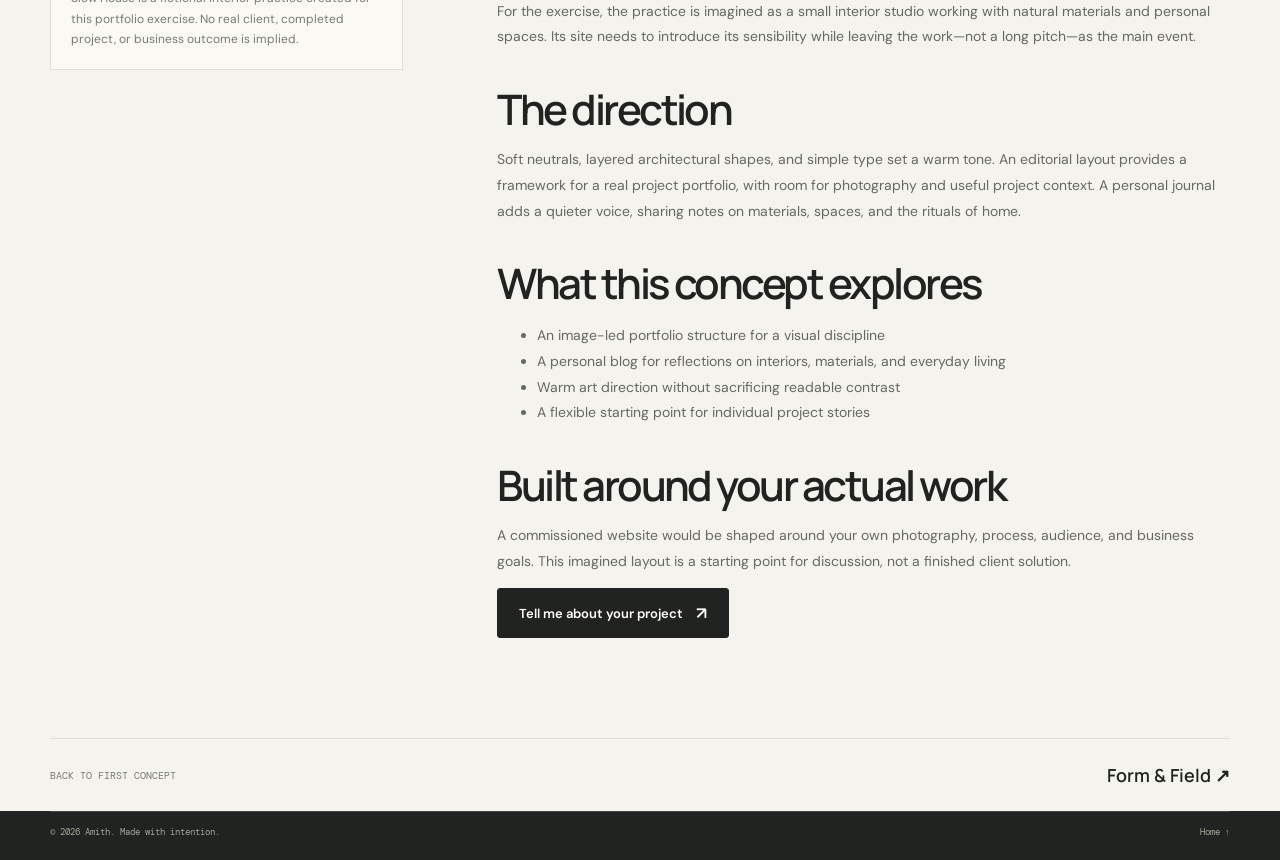
<file: projects/slow-house.html>
<!doctype html>
<html lang="en">
<head>
  <meta charset="utf-8">
  <meta name="viewport" content="width=device-width, initial-scale=1">
  <meta name="theme-color" content="#f5f3ee">
  <meta name="description" content="A self-initiated interior-design website concept exploring warm digital storytelling and an editorial portfolio.">
  <meta property="og:type" content="article">
  <meta property="og:title" content="Slow House — Concept case study">
  <meta property="og:description" content="A warm, editorial website direction for an imaginary interior design practice.">
  <title>Slow House — Concept case study | Amith</title>
  <link rel="icon" href="../assets/favicon.svg" type="image/svg+xml">
  <link rel="preconnect" href="https://fonts.googleapis.com">
  <link rel="preconnect" href="https://fonts.gstatic.com" crossorigin>
  <link href="https://fonts.googleapis.com/css2?family=DM+Mono:wght@400;500&family=DM+Sans:wght@400;500;600;700&family=Manrope:wght@400;500;600;700;800&display=swap" rel="stylesheet">
  <link rel="stylesheet" href="../assets/css/site.css">
</head>
<body>
  <a class="skip-link" href="#main-content">Skip to content</a>
  <header class="header"><nav class="nav" aria-label="Main navigation">
    <a class="brand" href="../index.html" aria-label="Amith home">amith<span>.</span></a>
    <button class="menu-toggle" type="button" aria-label="Open navigation menu" aria-expanded="false" aria-controls="nav-links"><svg width="20" height="20" viewBox="0 0 20 20" fill="none" aria-hidden="true"><path d="M3 6h14M3 10h14M3 14h14" stroke="currentColor" stroke-width="1.5" stroke-linecap="round"/></svg></button>
    <div class="nav-links" id="nav-links"><a href="../index.html#work">Selected work</a><a href="../index.html#services">Services</a><a href="../index.html#about">About</a><a class="nav-cta" href="../index.html#contact">Let's talk <span aria-hidden="true">↗</span></a></div>
  </nav></header>
  <main id="main-content">
    <section class="case-hero wrap">
      <a class="text-link" href="../index.html#work">← Back to selected work</a>
      <p><span class="eyebrow">Self-initiated concept · 2026</span></p>
      <h1>Slow House</h1>
      <p class="case-intro">An editorial website concept for an imaginary interior design practice. The direction gives a portfolio room to breathe and lets texture, space, and point of view take the lead.</p>
      <div class="case-meta"><div><span>Project</span><strong>Portfolio concept</strong></div><div><span>Focus</span><strong>Web design, art direction</strong></div><div><span>Engagement</span><strong>Self-initiated; not commissioned</strong></div></div>
    </section>
    <section class="case-art wrap" aria-label="Slow House concept artwork">
      <div class="project-visual visual-four" role="img" aria-label="An imagined interior design website with warm neutral colors and architectural shapes">
        <span class="project-label">Interior portfolio · Concept</span>
        <div class="mock-window"><div class="interior-block"></div><div class="interior-copy"><small>SPACES TO LIVE IN</small>Room to<br>be yourself.</div></div>
      </div>
    </section>
    <section class="case-body wrap">
      <aside class="case-aside"><strong>A concept, not a client result.</strong><p>Slow House is a fictional interior practice created for this portfolio exercise. No real client, completed project, or business outcome is implied.</p></aside>
      <div class="case-copy">
        <h2>The brief</h2>
        <p>For the exercise, the practice is imagined as a small interior studio working with natural materials and personal spaces. Its site needs to introduce its sensibility while leaving the work—not a long pitch—as the main event.</p>
        <h2>The direction</h2>
        <p>Soft neutrals, layered architectural shapes, and simple type set a warm tone. An editorial layout provides a framework for a real project portfolio, with room for photography and useful project context. A personal journal adds a quieter voice, sharing notes on materials, spaces, and the rituals of home.</p>
        <h2>What this concept explores</h2>
        <ul><li>An image-led portfolio structure for a visual discipline</li><li>A personal blog for reflections on interiors, materials, and everyday living</li><li>Warm art direction without sacrificing readable contrast</li><li>A flexible starting point for individual project stories</li></ul>
        <h2>Built around your actual work</h2>
        <p>A commissioned website would be shaped around your own photography, process, audience, and business goals. This imagined layout is a starting point for discussion, not a finished client solution.</p>
        <a class="button" href="../index.html#contact">Tell me about your project <span class="arrow" aria-hidden="true">↗</span></a>
      </div>
    </section>
    <div class="case-next wrap"><span>Back to first concept</span><a href="form-and-field.html">Form &amp; Field ↗</a></div>
  </main>
  <footer class="footer"><div class="wrap footer-bottom"><span>© <span id="year"></span> Amith. Made with intention.</span><a href="../index.html">Home ↑</a></div></footer>
  <script src="../assets/js/config.js" defer></script><script src="../assets/js/site.js" defer></script>
</body>
</html>
</file>
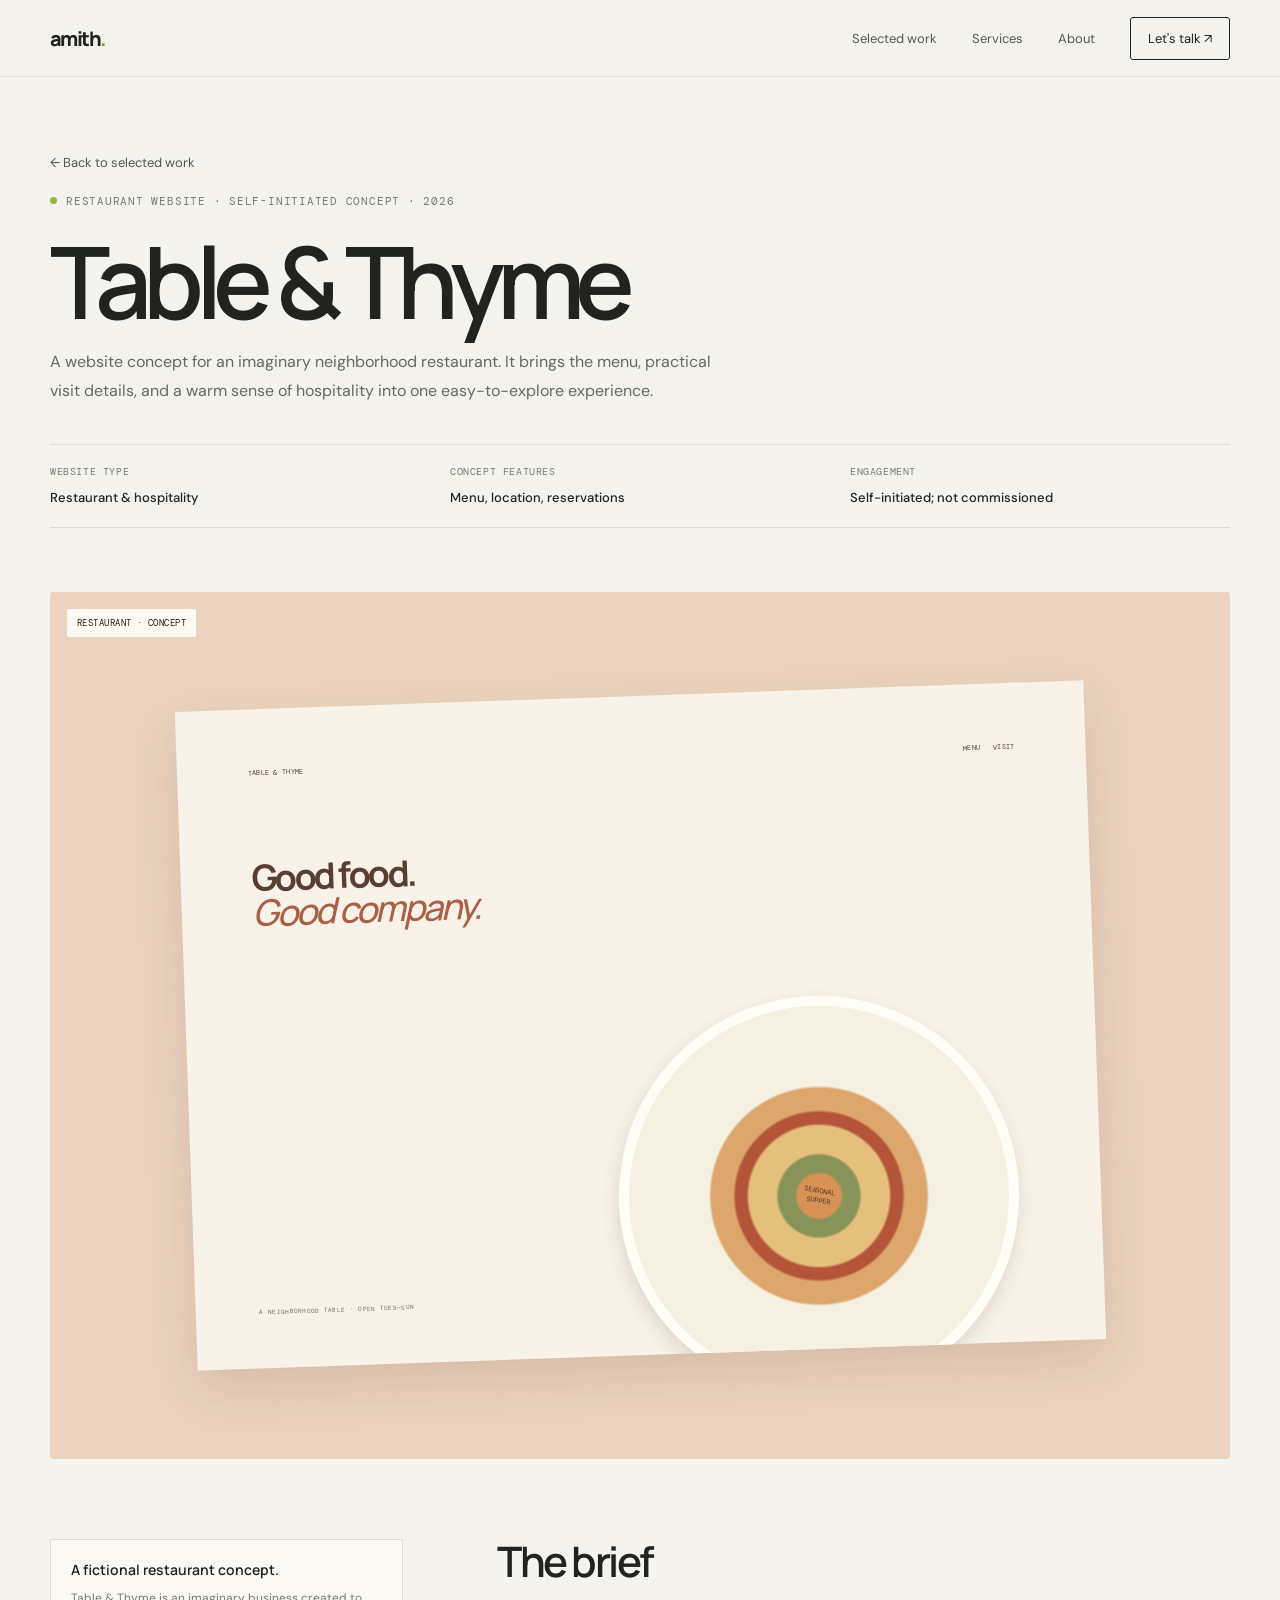
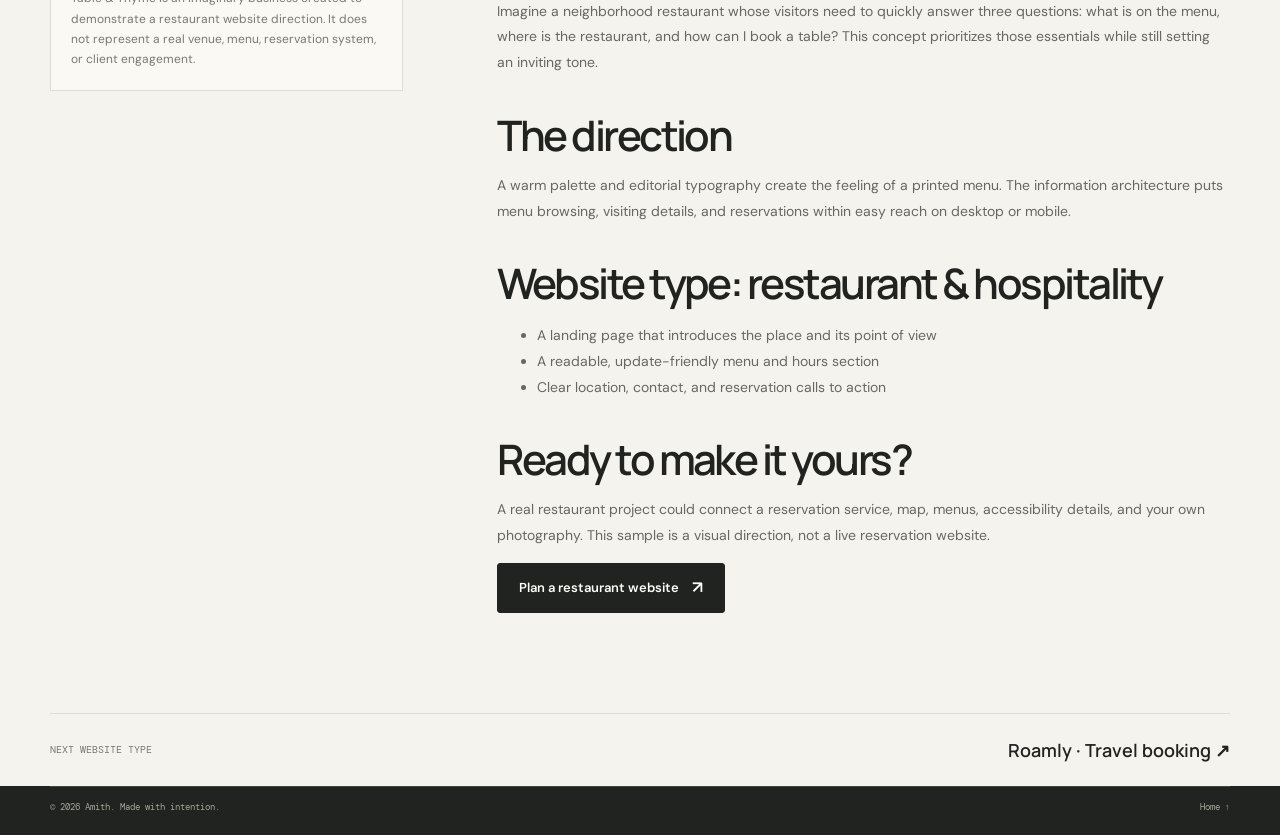
<file: projects/table-and-thyme.html>
<!doctype html>
<html lang="en">
<head>
  <meta charset="utf-8">
  <meta name="viewport" content="width=device-width, initial-scale=1">
  <meta name="theme-color" content="#f5f3ee">
  <meta name="description" content="A self-initiated restaurant website concept with a seasonal menu, location details, and a simple reservation journey.">
  <meta property="og:type" content="article">
  <meta property="og:title" content="Table & Thyme — Restaurant website concept">
  <meta property="og:description" content="A welcoming restaurant site concept for menus, location information, and reservations.">
  <title>Table &amp; Thyme — Restaurant concept | Amith</title>
  <link rel="icon" href="../assets/favicon.svg" type="image/svg+xml">
  <link rel="preconnect" href="https://fonts.googleapis.com">
  <link rel="preconnect" href="https://fonts.gstatic.com" crossorigin>
  <link href="https://fonts.googleapis.com/css2?family=DM+Mono:wght@400;500&family=DM+Sans:wght@400;500;600;700&family=Manrope:wght@400;500;600;700;800&display=swap" rel="stylesheet">
  <link rel="stylesheet" href="../assets/css/site.css">
</head>
<body>
  <a class="skip-link" href="#main-content">Skip to content</a>
  <header class="header"><nav class="nav" aria-label="Main navigation">
    <a class="brand" href="../index.html" aria-label="Amith home">amith<span>.</span></a>
    <button class="menu-toggle" type="button" aria-label="Open navigation menu" aria-expanded="false" aria-controls="nav-links"><svg width="20" height="20" viewBox="0 0 20 20" fill="none" aria-hidden="true"><path d="M3 6h14M3 10h14M3 14h14" stroke="currentColor" stroke-width="1.5" stroke-linecap="round"/></svg></button>
    <div class="nav-links" id="nav-links"><a href="../index.html#work">Selected work</a><a href="../index.html#services">Services</a><a href="../index.html#about">About</a><a class="nav-cta" href="../index.html#contact">Let's talk <span aria-hidden="true">↗</span></a></div>
  </nav></header>
  <main id="main-content">
    <section class="case-hero wrap">
      <a class="text-link" href="../index.html#work">← Back to selected work</a>
      <p><span class="eyebrow">Restaurant website · Self-initiated concept · 2026</span></p>
      <h1>Table &amp; Thyme</h1>
      <p class="case-intro">A website concept for an imaginary neighborhood restaurant. It brings the menu, practical visit details, and a warm sense of hospitality into one easy-to-explore experience.</p>
      <div class="case-meta"><div><span>Website type</span><strong>Restaurant &amp; hospitality</strong></div><div><span>Concept features</span><strong>Menu, location, reservations</strong></div><div><span>Engagement</span><strong>Self-initiated; not commissioned</strong></div></div>
    </section>
    <section class="case-art wrap" aria-label="Table & Thyme restaurant website concept artwork">
      <div class="project-visual visual-five" role="img" aria-label="An imagined neighborhood restaurant website with a menu preview and illustrated dinner plate">
        <span class="project-label">Restaurant · Concept</span>
        <div class="restaurant-window"><div class="restaurant-nav"><span>TABLE &amp; THYME</span><span>MENU&nbsp;&nbsp; VISIT</span></div><div class="restaurant-title">Good food.<br><i>Good company.</i></div><div class="restaurant-plate"><span>SEASONAL<br>SUPPER</span></div><div class="restaurant-detail">A NEIGHBORHOOD TABLE · OPEN TUES—SUN</div></div>
      </div>
    </section>
    <section class="case-body wrap">
      <aside class="case-aside"><strong>A fictional restaurant concept.</strong><p>Table &amp; Thyme is an imaginary business created to demonstrate a restaurant website direction. It does not represent a real venue, menu, reservation system, or client engagement.</p></aside>
      <div class="case-copy">
        <h2>The brief</h2>
        <p>Imagine a neighborhood restaurant whose visitors need to quickly answer three questions: what is on the menu, where is the restaurant, and how can I book a table? This concept prioritizes those essentials while still setting an inviting tone.</p>
        <h2>The direction</h2>
        <p>A warm palette and editorial typography create the feeling of a printed menu. The information architecture puts menu browsing, visiting details, and reservations within easy reach on desktop or mobile.</p>
        <h2>Website type: restaurant &amp; hospitality</h2>
        <ul><li>A landing page that introduces the place and its point of view</li><li>A readable, update-friendly menu and hours section</li><li>Clear location, contact, and reservation calls to action</li></ul>
        <h2>Ready to make it yours?</h2>
        <p>A real restaurant project could connect a reservation service, map, menus, accessibility details, and your own photography. This sample is a visual direction, not a live reservation website.</p>
        <a class="button" href="../index.html#contact">Plan a restaurant website <span class="arrow" aria-hidden="true">↗</span></a>
      </div>
    </section>
    <div class="case-next wrap"><span>Next website type</span><a href="roamly.html">Roamly · Travel booking ↗</a></div>
  </main>
  <footer class="footer"><div class="wrap footer-bottom"><span>© <span id="year"></span> Amith. Made with intention.</span><a href="../index.html">Home ↑</a></div></footer>
  <script src="../assets/js/config.js" defer></script><script src="../assets/js/site.js" defer></script>
</body>
</html>
</file>
<file: assets/css/site.css>
:root {
      color-scheme: light;
      --paper: #f5f3ee;
      --ink: #20231f;
      --muted: #777a72;
      --line: #deddd5;
      --lime: #d2f36b;
      --white: #fffefa;
      --mono: "DM Mono", monospace;
      --sans: "DM Sans", sans-serif;
      --display: "Manrope", sans-serif;
      --page: min(1180px, calc(100% - 88px));
    }

    *, *::before, *::after { box-sizing: border-box; }
    html { scroll-behavior: smooth; scroll-padding-top: 90px; }
    body {
      margin: 0;
      background: var(--paper);
      color: var(--ink);
      font-family: var(--sans);
      -webkit-font-smoothing: antialiased;
    }
    body.menu-open { overflow: hidden; }
    a { color: inherit; text-decoration: none; }
    button, input, textarea { font: inherit; }
    button, a { -webkit-tap-highlight-color: transparent; }
    ::selection { color: var(--ink); background: var(--lime); }
    .wrap { width: var(--page); margin-inline: auto; }
    .skip-link {
      position: fixed;
      z-index: 100;
      top: 10px;
      left: 10px;
      padding: 12px 16px;
      background: var(--ink);
      color: var(--white);
      transform: translateY(-160%);
    }
    .skip-link:focus { transform: translateY(0); }
    :focus-visible { outline: 3px solid #6b872d; outline-offset: 4px; }
    .eyebrow {
      display: inline-flex;
      align-items: center;
      gap: 9px;
      color: var(--muted);
      font: 11px var(--mono);
      letter-spacing: .07em;
      text-transform: uppercase;
    }
    .eyebrow::before {
      width: 7px;
      height: 7px;
      border-radius: 50%;
      background: #91b838;
      content: "";
    }

    .header {
      position: sticky;
      z-index: 20;
      top: 0;
      border-bottom: 1px solid rgb(32 35 31 / 8%);
      background: rgb(245 243 238 / 90%);
      backdrop-filter: blur(16px);
    }
    .nav {
      display: flex;
      width: var(--page);
      height: 76px;
      align-items: center;
      justify-content: space-between;
      margin: auto;
    }
    .brand {
      font: 800 20px var(--display);
      letter-spacing: -.08em;
    }
    .brand span { color: #819e35; }
    .nav-links { display: flex; align-items: center; gap: 35px; }
    .nav-links a {
      color: #555850;
      font-size: 13px;
      transition: color .2s ease;
    }
    .nav-links a:hover { color: var(--ink); }
    .nav-links .nav-cta {
      padding: 12px 17px;
      border: 1px solid var(--ink);
      border-radius: 3px;
      color: var(--ink);
      transition: background .2s ease, color .2s ease;
    }
    .nav-links .nav-cta:hover { color: var(--white); background: var(--ink); }
    .menu-toggle {
      display: none;
      width: 42px;
      height: 42px;
      align-items: center;
      justify-content: center;
      border: 1px solid var(--line);
      border-radius: 3px;
      background: transparent;
      color: var(--ink);
      cursor: pointer;
    }

    .hero {
      display: grid;
      min-height: 610px;
      grid-template-columns: 1.15fr .85fr;
      align-items: center;
      gap: 34px;
      padding-block: 94px 105px;
    }
    .hero-copy { max-width: 700px; }
    h1 {
      margin: 24px 0 23px;
      font: 600 clamp(56px, 7.3vw, 94px)/.99 var(--display);
      letter-spacing: -.085em;
    }
    h1 .outline {
      color: transparent;
      -webkit-text-stroke: 1.5px var(--ink);
    }
    .hero-copy > p {
      max-width: 495px;
      margin: 0;
      color: #666960;
      font-size: 16px;
      line-height: 1.8;
    }
    .hero-actions { display: flex; flex-wrap: wrap; align-items: center; gap: 22px; margin-top: 34px; }
    .button {
      display: inline-flex;
      min-height: 50px;
      align-items: center;
      justify-content: center;
      gap: 13px;
      padding: 0 21px;
      border: 1px solid var(--ink);
      border-radius: 3px;
      background: var(--ink);
      color: var(--white);
      font-size: 13px;
      font-weight: 600;
      transition: transform .2s ease, background .2s ease, color .2s ease;
    }
    .button:hover { transform: translateY(-2px); background: transparent; color: var(--ink); }
    .button .arrow { font-size: 17px; line-height: 1; }
    .text-link {
      display: inline-flex;
      align-items: center;
      gap: 9px;
      color: #555850;
      font-size: 13px;
    }
    .text-link:hover { color: var(--ink); }
    .hero-art {
      position: relative;
      display: grid;
      width: min(100%, 410px);
      aspect-ratio: 1 / 1.02;
      justify-self: end;
      place-items: center;
      overflow: hidden;
      border-radius: 3px;
      background: #e6e5dc;
    }
    .hero-art::before, .hero-art::after {
      position: absolute;
      width: 74%;
      aspect-ratio: 1;
      border: 1px solid rgb(32 35 31 / 12%);
      border-radius: 50%;
      content: "";
    }
    .hero-art::after { width: 48%; }
    .art-sun {
      position: absolute;
      top: 15%;
      right: 15%;
      width: 27%;
      aspect-ratio: 1;
      border-radius: 50%;
      background: var(--lime);
    }
    .art-shape {
      position: relative;
      z-index: 1;
      width: 47%;
      aspect-ratio: 1 / 1.22;
      border-radius: 48% 48% 4px 4px;
      background: #30392d;
      transform: rotate(-35deg);
    }
    .art-shape::before {
      position: absolute;
      top: 17%;
      left: 18%;
      width: 60%;
      aspect-ratio: 1;
      border-radius: 50%;
      background: #a7b78a;
      content: "";
    }
    .art-caption {
      position: absolute;
      right: 20px;
      bottom: 17px;
      color: #5e6256;
      font: 10px var(--mono);
      letter-spacing: .05em;
      text-transform: uppercase;
    }
    .hero-note {
      position: absolute;
      z-index: 2;
      bottom: 12%;
      left: -5%;
      padding: 13px 15px;
      border: 1px solid rgb(32 35 31 / 10%);
      background: var(--white);
      box-shadow: 0 8px 26px rgb(32 35 31 / 6%);
      font: 10px var(--mono);
      line-height: 1.7;
    }

    .ticker { overflow: hidden; border-block: 1px solid var(--line); }
    .ticker-inner {
      display: flex;
      width: max-content;
      animation: ticker 30s linear infinite;
    }
    .ticker-group { display: flex; align-items: center; gap: 28px; padding: 17px 28px 17px 0; }
    .ticker span { color: #64675e; font: 10px var(--mono); letter-spacing: .09em; text-transform: uppercase; }
    .ticker .star { color: #96b83d; font-size: 16px; }
    @keyframes ticker { to { transform: translateX(-50%); } }

    section.content-section { padding-block: 115px; }
    .section-heading {
      display: flex;
      align-items: end;
      justify-content: space-between;
      gap: 30px;
      margin-bottom: 42px;
    }
    .section-heading h2 {
      margin: 15px 0 0;
      font: 600 clamp(38px, 5vw, 58px)/1.04 var(--display);
      letter-spacing: -.07em;
    }
    .section-heading > p { max-width: 320px; margin: 0 0 4px; color: var(--muted); font-size: 14px; line-height: 1.7; }
    .work-status { margin: 0; color: #8b4438; font-size: 12px; line-height: 1.6; }
    .work-grid { display: grid; grid-template-columns: 1fr 1fr; gap: 48px 25px; margin-top: 40px; }
    .project-card { display: block; min-width: 0; color: inherit; }
    .project-visual {
      position: relative;
      display: grid;
      aspect-ratio: 1.36;
      place-items: center;
      overflow: hidden;
      border-radius: 3px;
      transition: transform .35s ease;
    }
    .project-card:hover .project-visual { transform: translateY(-4px); }
    .project-visual .project-label {
      position: absolute;
      z-index: 2;
      top: 17px;
      left: 17px;
      padding: 8px 10px;
      border-radius: 2px;
      background: rgb(255 254 250 / 90%);
      font: 9px var(--mono);
      letter-spacing: .05em;
      text-transform: uppercase;
    }
    .visual-one { background: #d9e3d3; }
    .visual-one .mock-window {
      width: 70%;
      height: 74%;
      overflow: hidden;
      padding: 16px 18px;
      background: #f5f2e9;
      box-shadow: 0 20px 50px rgb(29 44 31 / 16%);
      transform: rotate(-3deg);
    }
    .mock-top { display: flex; justify-content: space-between; color: #485444; font: 8px var(--mono); }
    .mock-line { width: 26px; height: 3px; margin-top: 9px; background: #a2b48a; }
    .mock-title { position: relative; z-index: 1; margin-top: 23px; color: #364533; font: 800 clamp(18px, 3vw, 35px)/.92 var(--display); letter-spacing: -.08em; }
    .mock-bottle {
      position: absolute;
      right: 20%;
      bottom: 10%;
      width: 18%;
      height: 47%;
      border-radius: 9px 9px 13px 13px;
      background: #d3a66c;
      box-shadow: inset 8px 0 rgb(255 255 255 / 15%), 8px 9px 18px rgb(52 67 46 / 12%);
    }
    .mock-bottle::before { position: absolute; top: -11%; left: 32%; width: 36%; height: 14%; background: #364533; content: ""; }
    .mock-bottle::after { position: absolute; top: 48%; left: 18%; width: 64%; height: 19%; border-block: 1px solid rgb(54 69 51 / 30%); content: ""; }
    .visual-two { background: #f0d7cc; }
    .visual-two .mock-window {
      position: relative;
      width: 73%;
      height: 70%;
      overflow: hidden;
      padding: 16px 19px;
      background: #f7ede5;
      box-shadow: 0 20px 50px rgb(61 37 26 / 12%);
      transform: rotate(3deg);
    }
    .visual-two .mock-top { color: #63534b; }
    .mock-editorial { max-width: 80%; margin-top: 22px; color: #58463d; font: 700 clamp(21px, 3.4vw, 39px)/.95 var(--display); letter-spacing: -.07em; }
    .mock-editorial span { color: #ad604b; font-style: italic; }
    .mock-stamp { position: absolute; right: 10%; bottom: 8%; display: grid; width: 25%; aspect-ratio: 1; place-items: center; border: 1px solid #ae705d; border-radius: 50%; color: #ae705d; font: 8px var(--mono); text-align: center; transform: rotate(-14deg); }
    .visual-three { background: #dee2e9; }
    .visual-three .mock-window {
      display: grid;
      width: 72%;
      height: 73%;
      grid-template-columns: .8fr 1fr;
      overflow: hidden;
      background: #f8f8f7;
      box-shadow: 0 20px 50px rgb(40 43 54 / 14%);
      transform: rotate(-2deg);
    }
    .dashboard-side { padding: 15px 11px; background: #222b3d; color: #d8deea; font: 7px var(--mono); }
    .dashboard-side strong { display: block; margin-bottom: 24px; color: #fff; font: 600 10px var(--sans); }
    .dashboard-side span { display: block; margin: 12px 0; opacity: .7; }
    .dashboard-main { padding: 19px 15px; color: #313949; }
    .dashboard-main b { font: 700 11px var(--display); }
    .chart { display: flex; height: 45%; align-items: end; gap: 7%; margin-top: 20px; border-bottom: 1px solid #dfe3e9; }
    .chart i { width: 13%; border-radius: 3px 3px 0 0; background: #aab9d4; }
    .chart i:nth-child(1) { height: 40%; }.chart i:nth-child(2) { height: 73%; }.chart i:nth-child(3) { height: 55%; }.chart i:nth-child(4) { height: 91%; }.chart i:nth-child(5) { height: 67%; }
    .metric { width: 68%; height: 19%; margin-top: 13px; border-radius: 3px; background: #eef0f4; }
    .visual-four { background: #e9e5d7; }
    .visual-four .mock-window { position: relative; width: 72%; height: 72%; overflow: hidden; background: #faf8f1; box-shadow: 0 20px 50px rgb(56 54 43 / 12%); transform: rotate(2deg); }
    .interior-block { position: absolute; inset: 12% 9% 12% 43%; background: #c6b99b; }
    .interior-block::before { position: absolute; top: 13%; left: -44%; width: 70%; height: 73%; background: #777f68; content: ""; }
    .interior-block::after { position: absolute; top: 20%; right: 13%; width: 45%; height: 47%; background: #e4dac4; content: ""; }
    .interior-copy { position: absolute; z-index: 1; top: 20%; left: 11%; color: #434a3c; font: 700 clamp(19px, 3vw, 34px)/.98 var(--display); letter-spacing: -.07em; }
    .interior-copy small { display: block; margin-bottom: 10px; font: 8px var(--mono); letter-spacing: .05em; }
    .visual-five { background: #ead4bf; }
    .restaurant-window { position: relative; width: 77%; height: 76%; overflow: hidden; padding: 5% 6%; background: #f8f2e8; box-shadow: 0 20px 50px rgb(75 44 29 / 14%); transform: rotate(-2deg); }
    .restaurant-nav { display: flex; justify-content: space-between; color: #574139; font: 7px var(--mono); letter-spacing: .04em; }
    .restaurant-title { position: relative; z-index: 2; margin-top: 11%; color: #593f33; font: 700 clamp(18px, 3vw, 36px)/.95 var(--display); letter-spacing: -.07em; }
    .restaurant-title i { color: #aa6043; font-weight: 500; }
    .restaurant-plate { position: absolute; right: 9%; bottom: -7%; display: grid; width: 44%; aspect-ratio: 1; place-items: center; border: 10px solid #fffdf6; border-radius: 50%; background: radial-gradient(circle at center, #d89256 0 8%, #879359 9% 15%, #e5bf7c 16% 26%, #b45539 27% 31%, #dca66c 32% 40%, #f5f0e2 41%); box-shadow: 0 8px 18px rgb(68 43 26 / 14%); color: #493a2d; text-align: center; transform: rotate(12deg); }
    .restaurant-plate span { font: 7px var(--mono); line-height: 1.4; }
    .restaurant-detail { position: absolute; bottom: 8%; left: 7%; color: #76665a; font: 6px var(--mono); letter-spacing: .05em; }
    .visual-six { background: #d7e3e5; }
    .travel-window { position: relative; width: 80%; height: 78%; overflow: hidden; background: #f6f7f1; box-shadow: 0 20px 50px rgb(39 62 68 / 15%); }
    .travel-nav { position: relative; z-index: 3; display: flex; align-items: center; justify-content: space-between; padding: 4% 5%; color: #3a5154; font: 7px var(--mono); }
    .travel-nav strong { font: 700 14px var(--display); letter-spacing: -.07em; }
    .travel-nav strong span { color: #e08b55; }
    .travel-heading { position: relative; z-index: 2; margin: 3% 6%; color: #29444a; font: 700 clamp(18px, 3vw, 35px)/.96 var(--display); letter-spacing: -.07em; }
    .travel-heading i { color: #e08b55; font-weight: 500; }
    .travel-sun { position: absolute; top: 24%; right: 21%; width: 17%; aspect-ratio: 1; border-radius: 50%; background: #efbd79; }
    .travel-mountain { position: absolute; right: -3%; bottom: 19%; width: 78%; height: 46%; clip-path: polygon(0 100%, 35% 12%, 48% 47%, 65% 0, 100% 100%); }
    .mountain-back { background: #86aaac; }
    .mountain-front { right: 33%; width: 75%; height: 31%; background: #557a78; opacity: .8; }
    .travel-search { position: absolute; z-index: 4; right: 5%; bottom: 6%; left: 5%; display: grid; grid-template-columns: 1.2fr 1fr 1fr auto; align-items: center; gap: 8px; padding: 9px; background: #fffefa; box-shadow: 0 5px 16px rgb(35 57 60 / 13%); }
    .travel-search > span { color: #85877e; font: 5px var(--mono); line-height: 1.7; }
    .travel-search b { display: block; color: #364a4a; font: 6px var(--sans); }
    .travel-search .travel-search-button { padding: 8px; background: #29444a; color: white; font: 6px var(--sans); }
    .visual-seven { background: #dce2d2; }
    .business-window { position: relative; width: 80%; height: 78%; overflow: hidden; padding: 5% 6%; background: #f8f7f0; box-shadow: 0 20px 50px rgb(42 54 42 / 14%); }
    .business-nav { display: flex; align-items: center; justify-content: space-between; color: #485344; font: 6px var(--mono); }
    .business-nav strong { font: 700 9px var(--display); letter-spacing: .08em; }
    .business-heading { position: relative; z-index: 1; margin-top: 9%; color: #344435; font: 700 clamp(19px, 3.2vw, 36px)/.98 var(--display); letter-spacing: -.07em; }
    .business-heading i { color: #9a6d4a; font-weight: 500; }
    .business-summary { max-width: 46%; margin-top: 5%; color: #687064; font-size: clamp(6px, .8vw, 9px); line-height: 1.5; }
    .business-action { display: inline-block; margin-top: 5%; padding: 7px 9px; background: #344435; color: #fff; font: 6px var(--mono); }
    .business-seal { position: absolute; right: 9%; bottom: 12%; display: grid; width: 25%; aspect-ratio: 1; place-items: center; border: 1px solid #b7ad88; border-radius: 50%; color: #777552; font: 6px var(--mono); line-height: 1.5; text-align: center; transform: rotate(9deg); }
    .visual-eight { background: #eadccf; }
    .blog-window { width: 81%; height: 80%; overflow: hidden; padding: 4% 5%; background: #faf8f3; box-shadow: 0 20px 50px rgb(60 43 34 / 13%); }
    .blog-nav { display: flex; align-items: center; justify-content: space-between; padding-bottom: 4%; border-bottom: 1px solid #e8dfd3; color: #63534a; font: 6px var(--mono); }
    .blog-nav strong { font: 700 14px var(--display); letter-spacing: -.06em; }
    .blog-nav strong span { color: #bb755b; }
    .blog-kicker { margin-top: 6%; color: #9c6d57; font: 6px var(--mono); letter-spacing: .08em; }
    .blog-heading { margin-top: 2%; color: #51433c; font: 700 clamp(19px, 3.1vw, 35px)/.94 var(--display); letter-spacing: -.07em; }
    .blog-heading i { color: #ba755b; font-weight: 500; }
    .blog-feature { display: grid; grid-template-columns: .9fr 1.1fr; gap: 4%; align-items: center; margin-top: 5%; padding-top: 4%; border-top: 1px solid #e8dfd3; }
    .blog-feature-image { min-height: 58px; height: 100%; background: linear-gradient(145deg, transparent 0 38%, #74816d 39% 61%, #c4a180 62%), linear-gradient(#d5d9c8, #e5cdb8); }
    .blog-feature small, .blog-feature span { display: block; color: #9a8a7b; font: 5px var(--mono); }
    .blog-feature b { display: block; margin: 4px 0; color: #51433c; font: 600 clamp(7px, 1vw, 11px)/1.2 var(--display); }
    .blog-feature span { color: #a6604b; }
    .project-card[hidden] { display: none; }
    .project-meta { display: flex; align-items: start; justify-content: space-between; gap: 18px; padding-top: 17px; }
    .project-meta h3 { margin: 0; font: 600 17px var(--display); letter-spacing: -.04em; }
    .project-meta p { margin: 6px 0 0; color: var(--muted); font-size: 12px; }
    .project-number { color: #92958b; font: 11px var(--mono); }

    .services { background: var(--ink); color: var(--white); }
    .services .eyebrow { color: #b6b9ad; }
    .services .section-heading > p { color: #b6b9ad; }
    .services .section-heading h2 { color: var(--white); }
    .service-list { border-top: 1px solid #454840; }
    .service-row {
      display: grid;
      grid-template-columns: 65px 1fr 1.05fr 30px;
      align-items: center;
      gap: 24px;
      padding: 26px 0;
      border-bottom: 1px solid #454840;
    }
    .service-index { color: #aeb19f; font: 11px var(--mono); }
    .service-row h3 { margin: 0; font: 500 21px var(--display); letter-spacing: -.04em; }
    .service-row p { max-width: 390px; margin: 0; color: #b6b9ad; font-size: 13px; line-height: 1.7; }
    .service-plus { color: var(--lime); font-size: 23px; }

    .about-grid { display: grid; grid-template-columns: .85fr 1.15fr; align-items: center; gap: 10%; }
    .about-card {
      position: relative;
      display: grid;
      min-height: 430px;
      place-items: center;
      overflow: hidden;
      background: #e6e4dc;
    }
    .about-card::before, .about-card::after {
      position: absolute;
      width: 70%;
      aspect-ratio: 1;
      border: 1px solid rgb(32 35 31 / 12%);
      border-radius: 50%;
      content: "";
    }
    .about-card::after { width: 48%; }
    .about-initials { z-index: 1; color: #3c4937; font: 800 clamp(70px, 10vw, 125px)/1 var(--display); letter-spacing: -.12em; }
    .about-sticker { position: absolute; z-index: 2; right: 8%; bottom: 10%; display: grid; width: 83px; aspect-ratio: 1; place-items: center; border-radius: 50%; background: var(--lime); font: 9px var(--mono); text-align: center; transform: rotate(10deg); }
    .about-copy h2 { margin: 15px 0 21px; font: 600 clamp(38px, 5vw, 56px)/1.06 var(--display); letter-spacing: -.07em; }
    .about-copy > p { color: #686b62; font-size: 14px; line-height: 1.85; }
    .about-facts { display: grid; grid-template-columns: 1fr 1fr; gap: 21px; margin-top: 30px; padding-top: 24px; border-top: 1px solid var(--line); }
    .about-facts div { color: var(--muted); font: 10px var(--mono); line-height: 1.8; text-transform: uppercase; }
    .about-facts strong { display: block; color: var(--ink); font: 600 14px var(--sans); text-transform: none; }

    .process-section { padding-top: 0 !important; }
    .process-grid { display: grid; grid-template-columns: repeat(4, 1fr); border-block: 1px solid var(--line); }
    .process-card { min-height: 205px; padding: 25px 22px 23px 0; }
    .process-card + .process-card { padding-left: 22px; border-left: 1px solid var(--line); }
    .process-card span { color: #8f967e; font: 11px var(--mono); }
    .process-card h3 { margin: 28px 0 10px; font: 600 17px var(--display); letter-spacing: -.04em; }
    .process-card p { margin: 0; color: var(--muted); font-size: 12px; line-height: 1.7; }

    .contact-section { padding-block: 105px 92px !important; background: var(--lime); }
    .contact-grid { display: grid; grid-template-columns: 1.1fr .9fr; gap: 10%; }
    .contact-section .eyebrow { color: #626b4f; }
    .contact-section .eyebrow::before { background: var(--ink); }
    .contact-copy h2 { max-width: 650px; margin: 18px 0 18px; font: 600 clamp(48px, 7vw, 82px)/.97 var(--display); letter-spacing: -.085em; }
    .contact-copy > p { max-width: 430px; margin: 0; color: #4e5541; font-size: 15px; line-height: 1.8; }
    .contact-email { display: inline-block; margin-top: 31px; border-bottom: 1px solid rgb(32 35 31 / 45%); font-size: 15px; }
    .contact-email[aria-disabled="true"] { border-bottom-style: dotted; color: var(--muted); }
    .footer-links a[aria-disabled="true"] { color: #a4a79a; cursor: default; }
    .contact-form { display: grid; align-content: center; gap: 15px; }
    .contact-form label { display: grid; gap: 7px; color: #535a46; font: 10px var(--mono); text-transform: uppercase; }
    .contact-form input, .contact-form textarea {
      width: 100%;
      padding: 12px 0;
      border: 0;
      border-bottom: 1px solid rgb(32 35 31 / 30%);
      border-radius: 0;
      outline: 0;
      background: transparent;
      color: var(--ink);
      font: 14px var(--sans);
      text-transform: none;
    }
    .contact-form input:focus, .contact-form textarea:focus { border-color: var(--ink); }
    .contact-form textarea { min-height: 68px; resize: vertical; }
    .contact-form input::placeholder, .contact-form textarea::placeholder { color: #777e68; }
    .contact-form .button { width: fit-content; margin-top: 6px; border-color: var(--ink); background: var(--ink); }
    .contact-form .button:hover { background: transparent; color: var(--ink); }
    .form-note { min-height: 1.5em; margin: 0; color: #424a35; font-size: 12px; line-height: 1.6; }

    .admin-dialog { width: min(940px, calc(100% - 28px)); max-width: none; max-height: min(90dvh, 900px); padding: 0; border: 1px solid var(--line); background: var(--paper); color: var(--ink); }
    .admin-dialog::backdrop { background: rgb(24 27 23 / 70%); backdrop-filter: blur(4px); }
    .admin-shell { padding: clamp(20px, 5vw, 46px); }
    .admin-header, .admin-header-actions, .admin-section-heading, .admin-form-actions, .admin-row-actions { display: flex; align-items: center; justify-content: space-between; gap: 12px; }
    .admin-header { padding-bottom: 22px; border-bottom: 1px solid var(--line); }
    .admin-header h2, .admin-section-heading h3 { margin: 9px 0 0; font: 600 clamp(26px, 4vw, 38px)/1.05 var(--display); letter-spacing: -.06em; }
    .admin-section { padding-block: 25px; border-bottom: 1px solid var(--line); }
    .admin-section-heading { margin-bottom: 17px; }
    .admin-section-heading h3 { font-size: 25px; }
    .admin-close { width: 40px; height: 40px; border: 1px solid var(--line); background: transparent; color: var(--ink); font-size: 27px; cursor: pointer; }
    .admin-button { min-height: 40px; padding: 9px 14px; border: 1px solid var(--ink); background: var(--ink); color: var(--white); font-size: 12px; cursor: pointer; }
    .admin-button:hover { background: transparent; color: var(--ink); }
    .admin-button-quiet { background: transparent; color: var(--ink); }
    .admin-button-danger { border-color: #9c4339; background: transparent; color: #9c4339; }
    .admin-button-danger:hover { background: #9c4339; color: white; }
    .admin-status { min-height: 1.5em; margin: 14px 0 0; color: #596b31; font-size: 13px; }
    .admin-empty { padding: 18px; border: 1px dashed var(--line); color: var(--muted); font-size: 13px; }
    .admin-inquiries, .admin-project-list { display: grid; gap: 12px; }
    .admin-inquiry, .admin-project-row { padding: 17px; border: 1px solid var(--line); background: rgb(255 254 250 / 65%); }
    .admin-inquiry-heading { display: flex; align-items: baseline; justify-content: space-between; gap: 15px; }
    .admin-inquiry h4, .admin-project-row h4 { margin: 0; font: 600 16px var(--display); }
    .admin-inquiry time, .admin-project-row p { color: var(--muted); font-size: 11px; }
    .admin-inquiry > a { display: inline-block; margin-top: 8px; color: #4a6030; font-size: 13px; text-decoration: underline; text-underline-offset: 3px; }
    .admin-inquiry > p { white-space: pre-wrap; overflow-wrap: anywhere; color: #55594f; font-size: 13px; line-height: 1.7; }
    .admin-project-row { display: flex; align-items: center; justify-content: space-between; gap: 18px; }
    .admin-project-row p { margin: 5px 0 0; }
    .admin-row-actions { flex-shrink: 0; }
    .admin-project-form { display: grid; grid-template-columns: 1fr 1fr; gap: 15px; margin-top: 20px; padding: 20px; border: 1px solid var(--line); background: rgb(255 254 250 / 65%); }
    .admin-project-form[hidden] { display: none; }
    .admin-project-form h4 { grid-column: 1 / -1; margin: 0; font: 600 20px var(--display); }
    .admin-project-form label { display: grid; gap: 7px; color: #535850; font: 10px var(--mono); text-transform: uppercase; }
    .admin-project-form input, .admin-project-form select { width: 100%; min-height: 42px; padding: 9px; border: 1px solid var(--line); background: var(--white); color: var(--ink); font: 13px var(--sans); text-transform: none; }
    .admin-help { color: var(--muted); font: 10px/1.5 var(--sans); text-transform: none; }
    .admin-form-actions { grid-column: 1 / -1; justify-content: flex-start; }
    .project-custom-title { position: relative; z-index: 1; width: 75%; color: #344435; font: 700 clamp(24px, 4vw, 52px)/.98 var(--display); letter-spacing: -.07em; }
    .project-custom-type { position: absolute; right: 7%; bottom: 8%; color: #5d6457; font: 9px var(--mono); letter-spacing: .04em; text-transform: uppercase; }
    .visual-two .project-custom-title, .visual-eight .project-custom-title { color: #58463d; }
    .visual-three .project-custom-title { color: #313949; }
    .visual-five .project-custom-title { color: #593f33; }
    .visual-six .project-custom-title { color: #29444a; }

    .case-hero { padding-block: 74px 64px; }
    .case-hero h1 { max-width: 920px; margin-block: 22px 18px; font-size: clamp(54px, 8vw, 100px); }
    .case-intro { max-width: 670px; margin: 0; color: #666960; font-size: 16px; line-height: 1.8; }
    .case-meta { display: grid; grid-template-columns: repeat(3, 1fr); gap: 20px; margin-top: 38px; padding-block: 20px; border-block: 1px solid var(--line); }
    .case-meta span { display: block; margin-bottom: 8px; color: var(--muted); font: 10px var(--mono); letter-spacing: .06em; text-transform: uppercase; }
    .case-meta strong { font-size: 13px; font-weight: 500; }
    .case-art { padding-bottom: 80px; }
    .case-body { display: grid; grid-template-columns: .65fr 1.35fr; gap: 8%; padding-block: 0 100px; }
    .case-aside { align-self: start; padding: 20px; border: 1px solid var(--line); background: rgb(255 254 250 / 45%); }
    .case-aside strong { display: block; margin-bottom: 9px; font: 600 14px var(--display); }
    .case-aside p { margin: 0; color: var(--muted); font-size: 12px; line-height: 1.7; }
    .case-copy h2 { margin: 0 0 13px; font: 600 clamp(28px, 4vw, 42px)/1.08 var(--display); letter-spacing: -.06em; }
    .case-copy h2:not(:first-child) { margin-top: 37px; }
    .case-copy p, .case-copy li { color: #666960; font-size: 14px; line-height: 1.85; }

    .visually-hidden { position: absolute; width: 1px; height: 1px; overflow: hidden; clip: rect(0, 0, 0, 0); white-space: nowrap; clip-path: inset(50%); }
    .storefront-options { padding-block: 0 80px; }
    .storefront-options-heading { max-width: 680px; margin-bottom: 25px; }
    .storefront-options-heading h2 { margin: 15px 0 12px; font: 600 clamp(30px, 4vw, 46px)/1.05 var(--display); letter-spacing: -.065em; }
    .storefront-options-heading > p { max-width: 620px; margin: 0; color: var(--muted); font-size: 14px; line-height: 1.8; }
    .storefront-feature-list { display: grid; grid-template-columns: 1fr 1fr; gap: 12px; margin: 0; padding: 0; border: 0; }
    .storefront-feature { position: relative; display: flex; min-height: 88px; align-items: center; gap: 13px; padding: 16px; border: 1px solid #dcd9ce; background: rgb(255 254 250 / 50%); cursor: pointer; transition: border-color .2s ease, background .2s ease; }
    .storefront-feature:hover { border-color: #9ba681; }
    .storefront-feature.is-selected { border-color: #73834f; background: #e9eddf; }
    .storefront-feature input { appearance: none; display: grid; width: 20px; height: 20px; flex: 0 0 20px; place-items: center; margin: 0; border: 1px solid #aeb19f; border-radius: 50%; background: var(--white); cursor: pointer; }
    .storefront-feature input::after { width: 8px; height: 8px; border-radius: 50%; background: #647544; content: ""; opacity: 0; transform: scale(.5); transition: opacity .2s ease, transform .2s ease; }
    .storefront-feature input:checked { border-color: #647544; }
    .storefront-feature input:checked::after { opacity: 1; transform: scale(1); }
    .storefront-feature input:focus-visible { outline: 3px solid #6b872d; outline-offset: 4px; }
    .storefront-feature-copy { display: grid; gap: 4px; }
    .storefront-feature-copy strong { font: 600 14px var(--display); }
    .storefront-feature-copy small { color: var(--muted); font-size: 11px; line-height: 1.5; }
    .storefront-feature-tag { margin-left: auto; color: #7a806d; font: 8px var(--mono); letter-spacing: .04em; text-align: right; }
    .storefront-selection { min-height: 1.5em; margin: 18px 0 5px; color: #4d583c; font-size: 13px; font-weight: 600; }
    .storefront-note { margin: 0; color: var(--muted); font-size: 11px; line-height: 1.6; }
    .case-next { display: flex; align-items: center; justify-content: space-between; gap: 20px; padding-block: 24px; border-top: 1px solid var(--line); }
    .case-next span { color: var(--muted); font: 10px var(--mono); text-transform: uppercase; }
    .case-next a { font: 600 18px var(--display); }
    .case-next a:hover { text-decoration: underline; text-underline-offset: 4px; }
    .not-found { display: grid; min-height: 72vh; place-items: center; padding-block: 70px; text-align: center; }
    .not-found h1 { margin: 20px 0 12px; }
    .not-found p { max-width: 430px; margin: 0 auto 25px; color: var(--muted); line-height: 1.8; }

    .footer { background: var(--ink); color: var(--white); }
    .footer-top { display: flex; align-items: center; justify-content: space-between; gap: 20px; padding-block: 28px; }
    .footer .brand { font-size: 18px; }
    .footer-note { color: #b6b9ad; font-size: 11px; }
    .footer-links { display: flex; gap: 20px; color: #d0d2c9; font-size: 11px; }
    .footer-links a:hover { color: var(--lime); }
    .footer-bottom { display: flex; justify-content: space-between; gap: 20px; padding-block: 14px 22px; border-top: 1px solid #454840; color: #a4a79a; font: 9px var(--mono); }

    html.js [data-reveal] { opacity: 0; transform: translateY(18px); transition: opacity .65s ease, transform .65s ease; }
    html.js [data-reveal].is-visible { opacity: 1; transform: translateY(0); }
    @media (prefers-reduced-motion: reduce) {
      *, *::before, *::after { scroll-behavior: auto !important; animation-duration: .01ms !important; animation-iteration-count: 1 !important; transition-duration: .01ms !important; }
      html.js [data-reveal] { opacity: 1; transform: none; }
    }

    @media (max-width: 800px) {
      :root { --page: min(100% - 48px, 620px); }
      .nav { height: 68px; }
      .menu-toggle { display: inline-flex; }
      .nav-links {
        position: absolute;
        z-index: 30;
        inset: 100% 0 auto;
        min-height: calc(100vh - 68px);
        min-height: calc(100dvh - 68px);
        display: flex;
        flex-direction: column;
        align-items: stretch;
        gap: 0;
        padding: 22px 24px;
        background: var(--paper);
        display: none;
      }
      .nav-links.open { display: flex; }
      .nav-links a { padding: 18px 0; border-bottom: 1px solid var(--line); font-size: 17px; }
      .nav-links .nav-cta { margin-top: 18px; padding: 14px 17px; border: 1px solid var(--ink); text-align: center; }
      .hero { min-height: auto; grid-template-columns: 1fr; gap: 47px; padding-block: 73px 78px; }
      h1 { font-size: clamp(58px, 12vw, 82px); }
      .hero-art { width: min(100%, 450px); justify-self: center; }
      .hero-note { left: 2%; }
      section.content-section { padding-block: 82px; }
      .section-heading { align-items: start; flex-direction: column; gap: 16px; margin-bottom: 30px; }
      .section-heading > p { max-width: 450px; }
      .about-grid { grid-template-columns: 1fr; gap: 37px; }
      .about-card { min-height: 350px; }
      .process-grid { grid-template-columns: 1fr 1fr; }
      .process-card { min-height: 185px; padding: 21px 16px 20px 0; }
      .process-card + .process-card { padding-left: 16px; }
      .process-card:nth-child(3) { padding-left: 0; border-top: 1px solid var(--line); border-left: 0; }
      .process-card:nth-child(4) { border-top: 1px solid var(--line); }
      .contact-grid { grid-template-columns: 1fr; gap: 40px; }
      .contact-section { padding-block: 80px 70px !important; }
      .case-hero { padding-block: 55px 45px; }
      .case-meta { grid-template-columns: 1fr 1fr; }
      .case-art { padding-bottom: 55px; }
      .case-art .project-visual { min-height: 285px; }
      .case-body { grid-template-columns: 1fr; gap: 25px; padding-bottom: 65px; }
    }
    @media (max-width: 560px) {
      :root { --page: calc(100% - 40px); }
      .hero { padding-top: 59px; }
      .hero-copy > p { font-size: 14px; }
      .hero-art { width: 94%; }
      .work-grid { grid-template-columns: 1fr; gap: 31px; }
      .project-visual { aspect-ratio: 1.3; }
      .storefront-options { padding-bottom: 55px; }
      .storefront-feature-list { grid-template-columns: 1fr; gap: 9px; }
      .storefront-feature { min-height: 78px; padding: 13px; }
      .storefront-feature-tag { font-size: 7px; }
      .admin-dialog { width: calc(100% - 16px); max-height: 94dvh; }
      .admin-shell { padding: 18px; }
      .admin-header, .admin-section-heading { align-items: flex-start; }
      .admin-header-actions { gap: 7px; }
      .admin-row-actions { align-items: stretch; flex-direction: column; }
      .admin-project-row { align-items: flex-start; }
      .admin-inquiry-heading { align-items: flex-start; flex-direction: column; gap: 5px; }
      .admin-project-form { grid-template-columns: 1fr; padding: 15px; }
      .admin-project-form h4, .admin-form-actions { grid-column: 1; }
      .service-row { grid-template-columns: 28px 1fr 20px; gap: 12px; padding-block: 22px; }
      .service-row h3 { font-size: 17px; }
      .service-row p { grid-column: 2; grid-row: 2; font-size: 12px; }
      .service-plus { grid-column: 3; grid-row: 1; }
      .about-card { min-height: 300px; }
      .process-card { min-height: 195px; }
      .contact-copy h2 { font-size: clamp(47px, 13vw, 67px); }
      .footer-top { align-items: flex-start; flex-wrap: wrap; }
      .footer-note { order: 3; width: 100%; }
      .footer-links { gap: 13px; }
      .footer-bottom { font-size: 8px; }
    }
</file>
